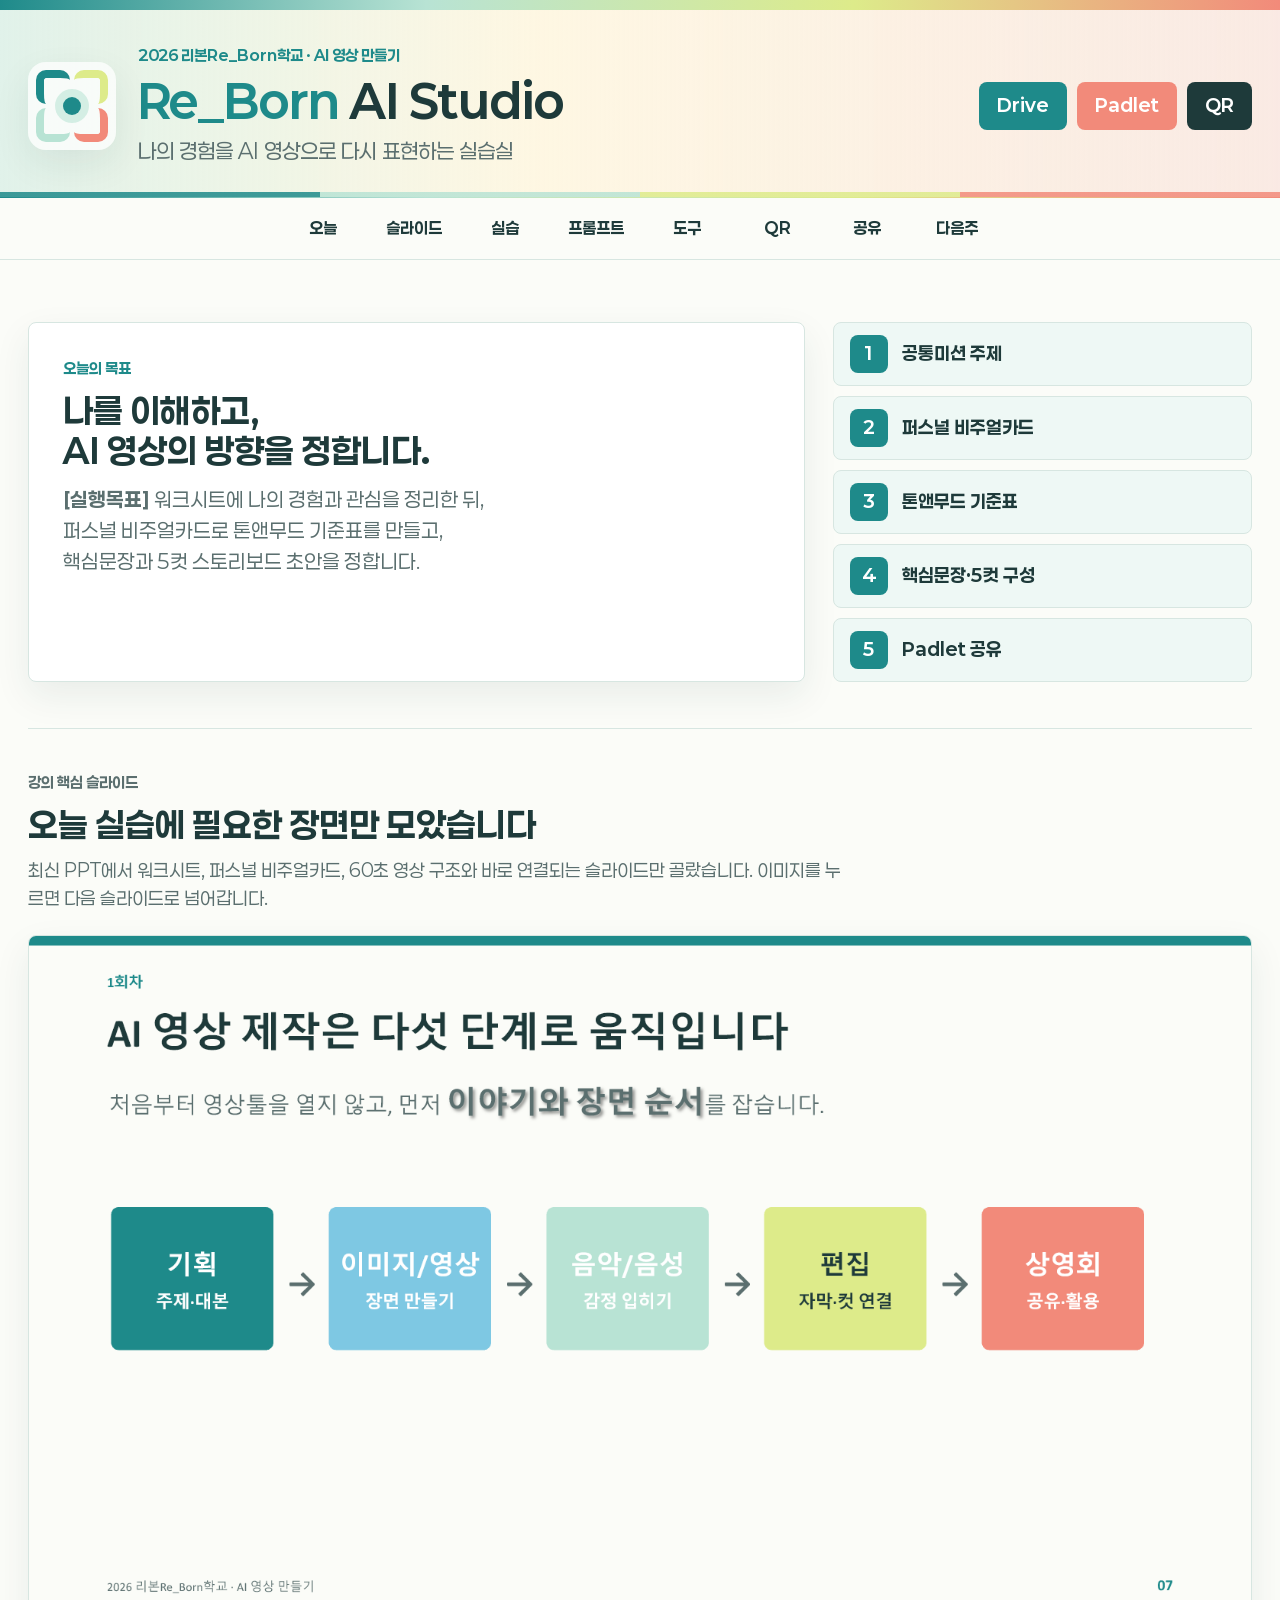
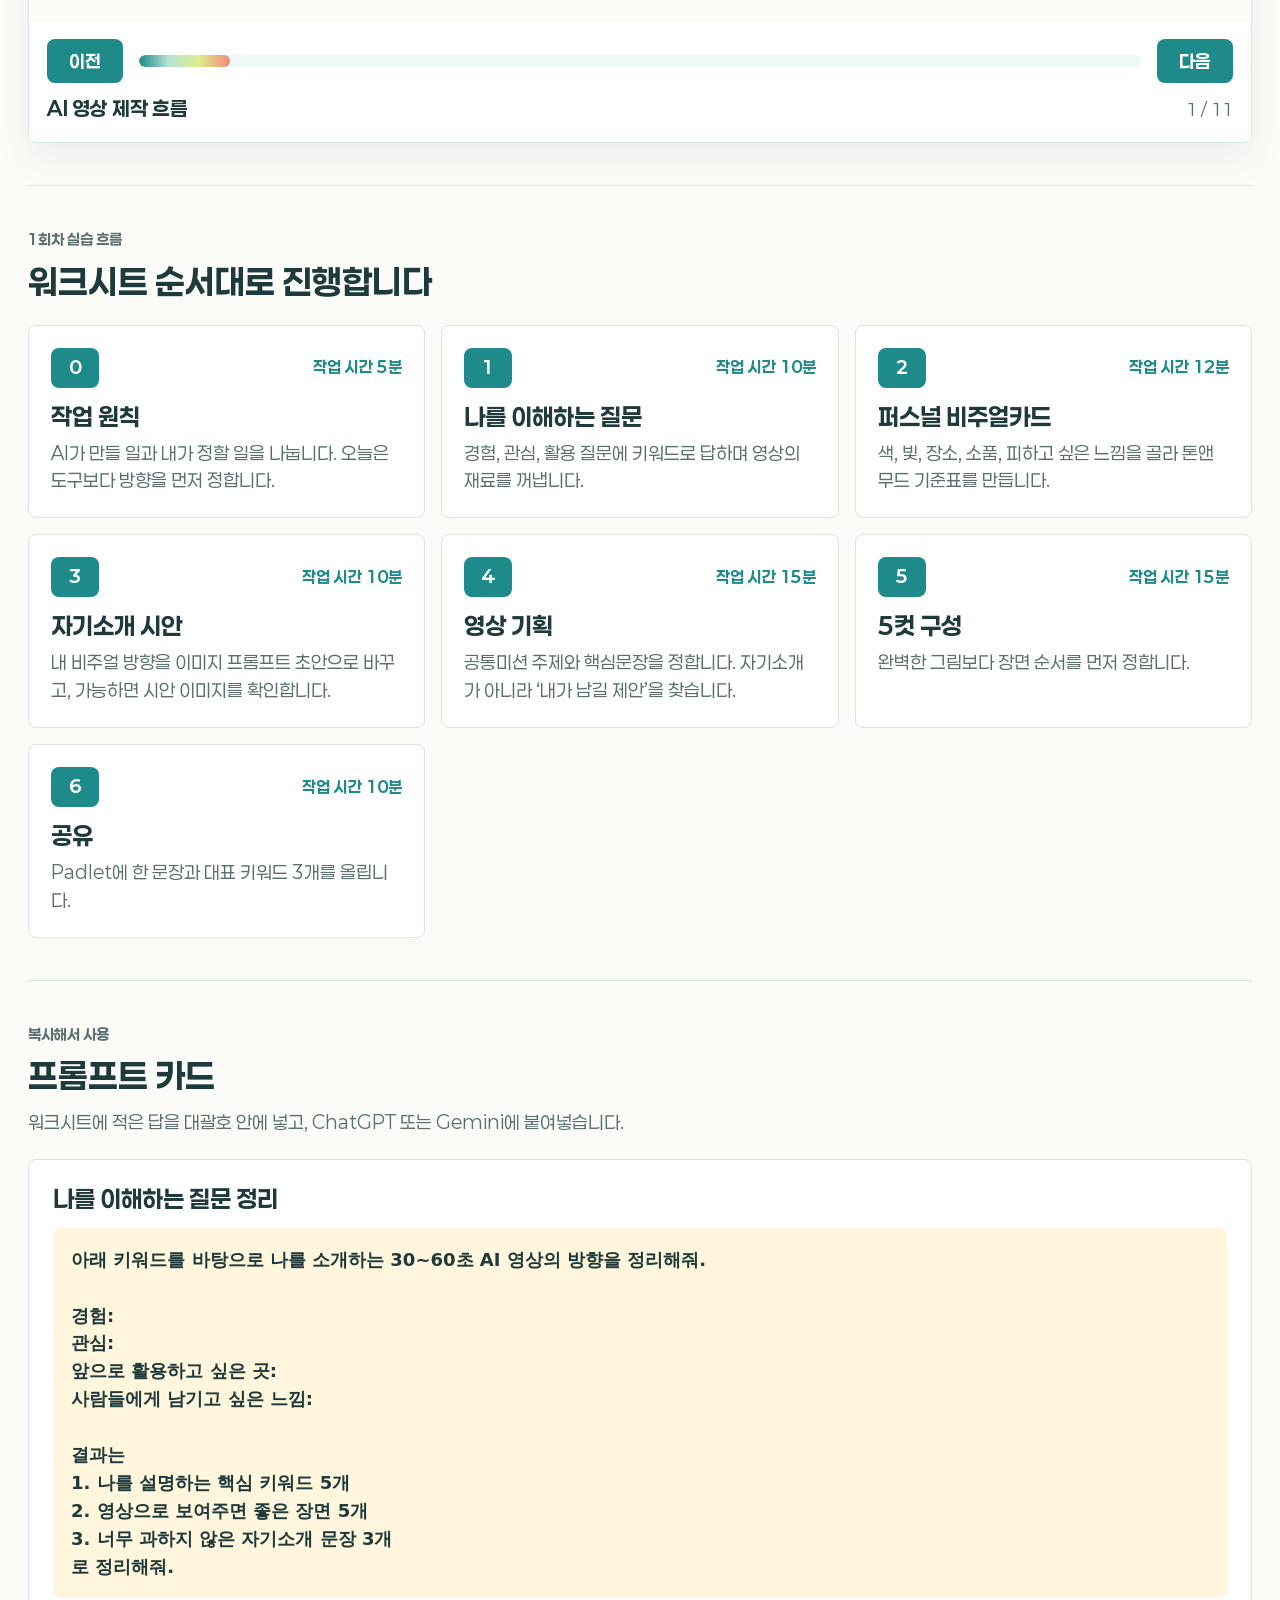
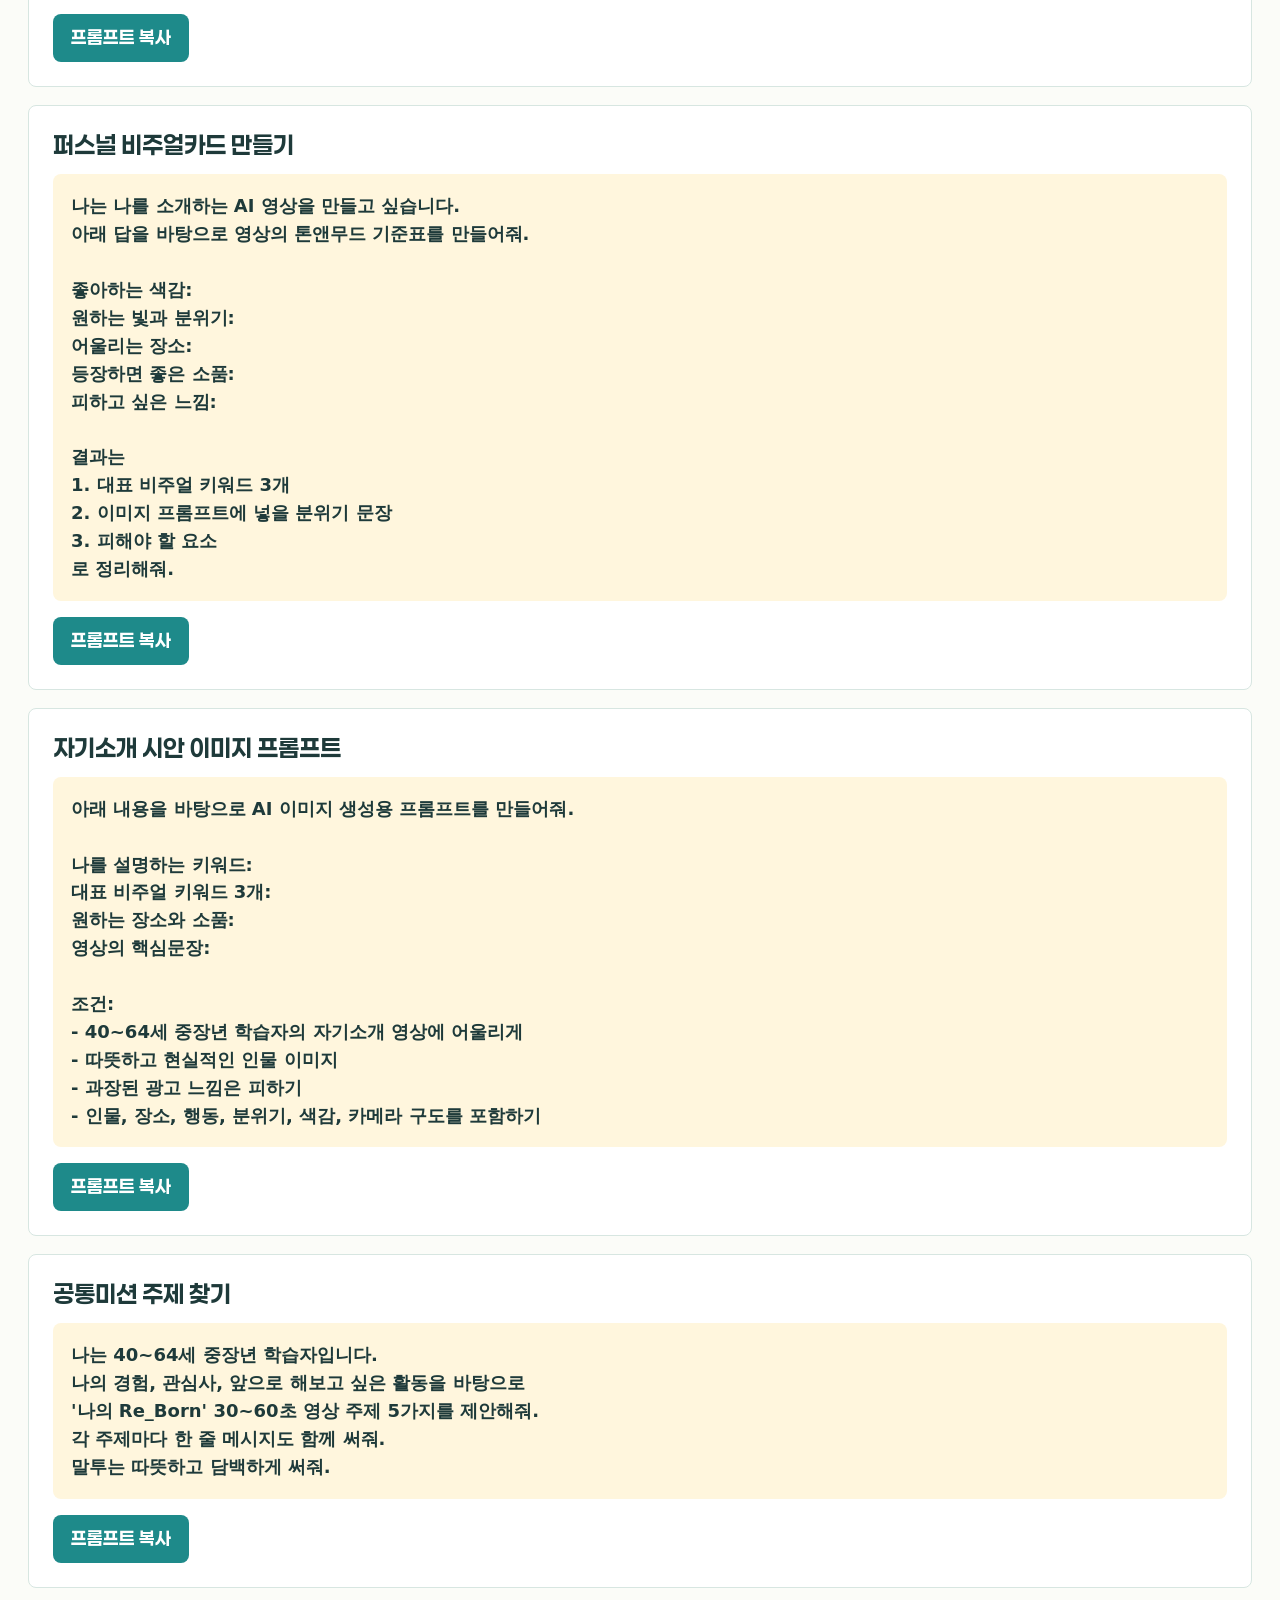
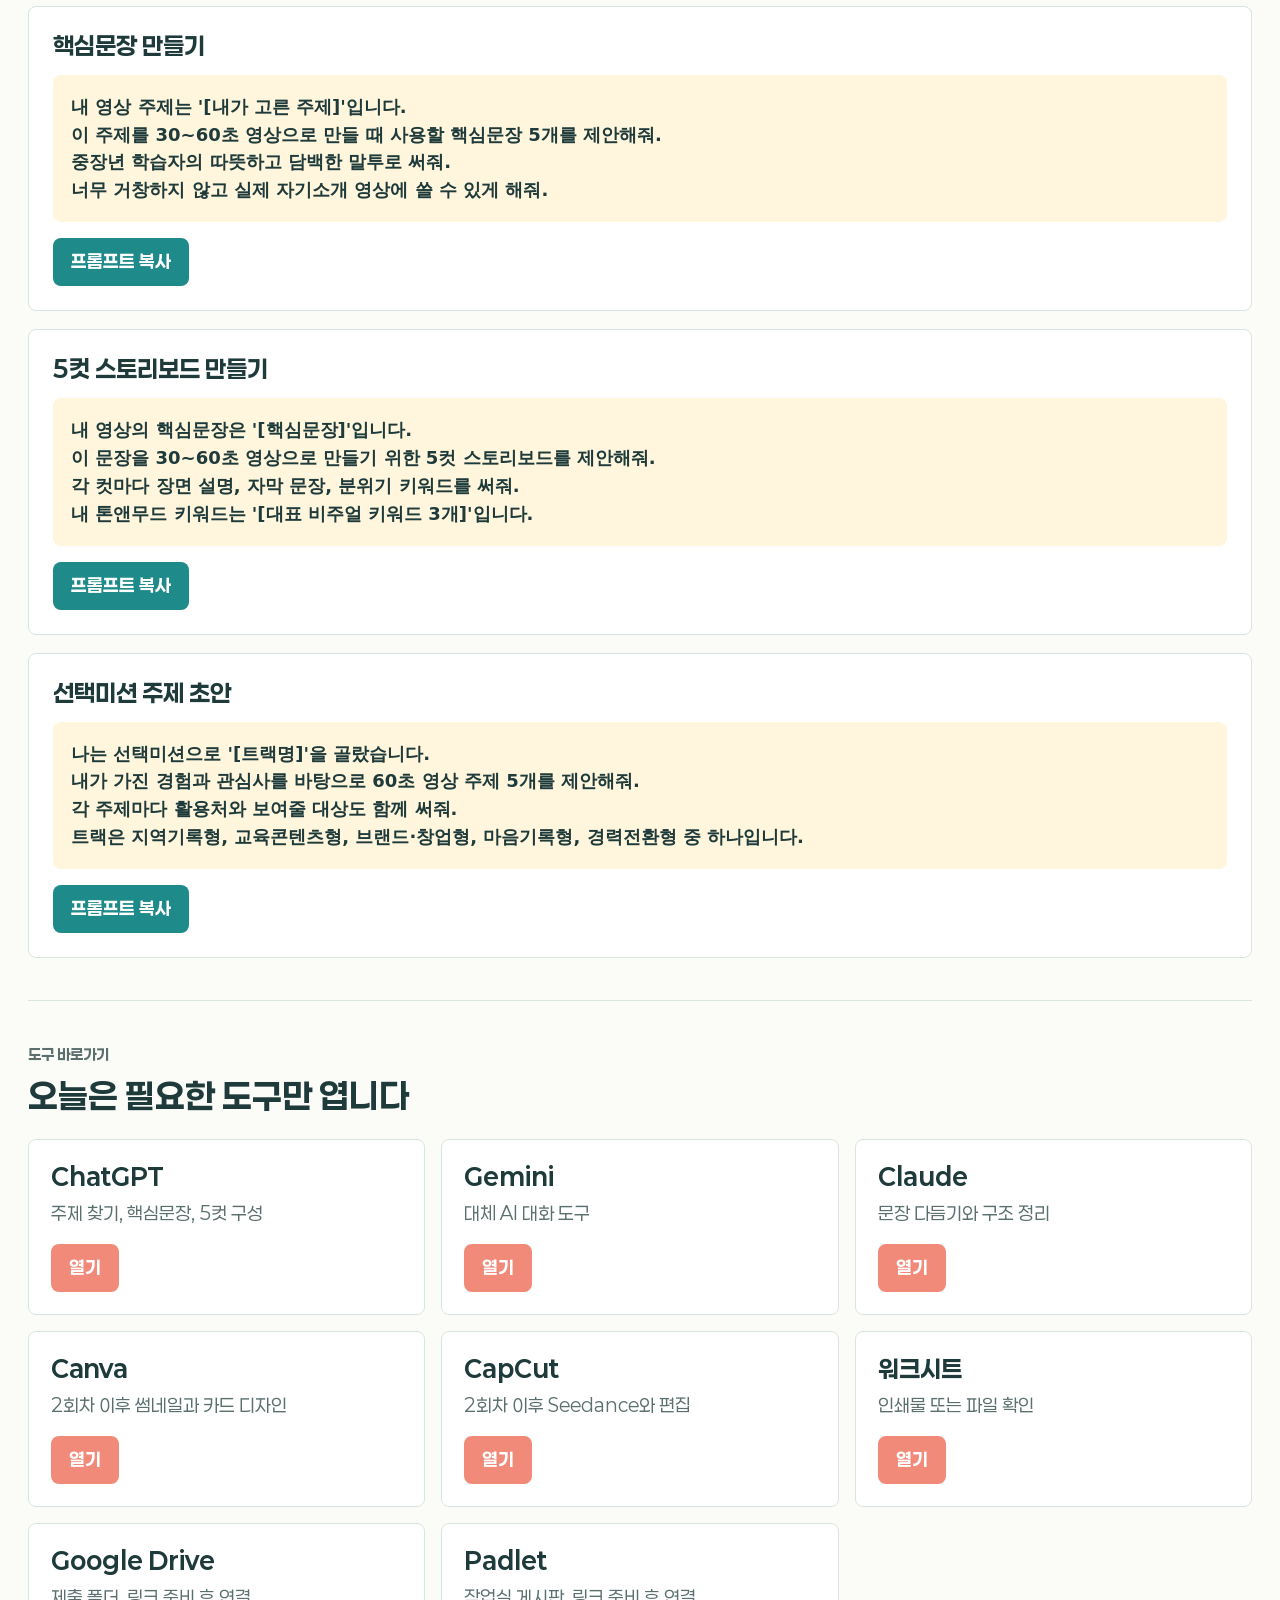
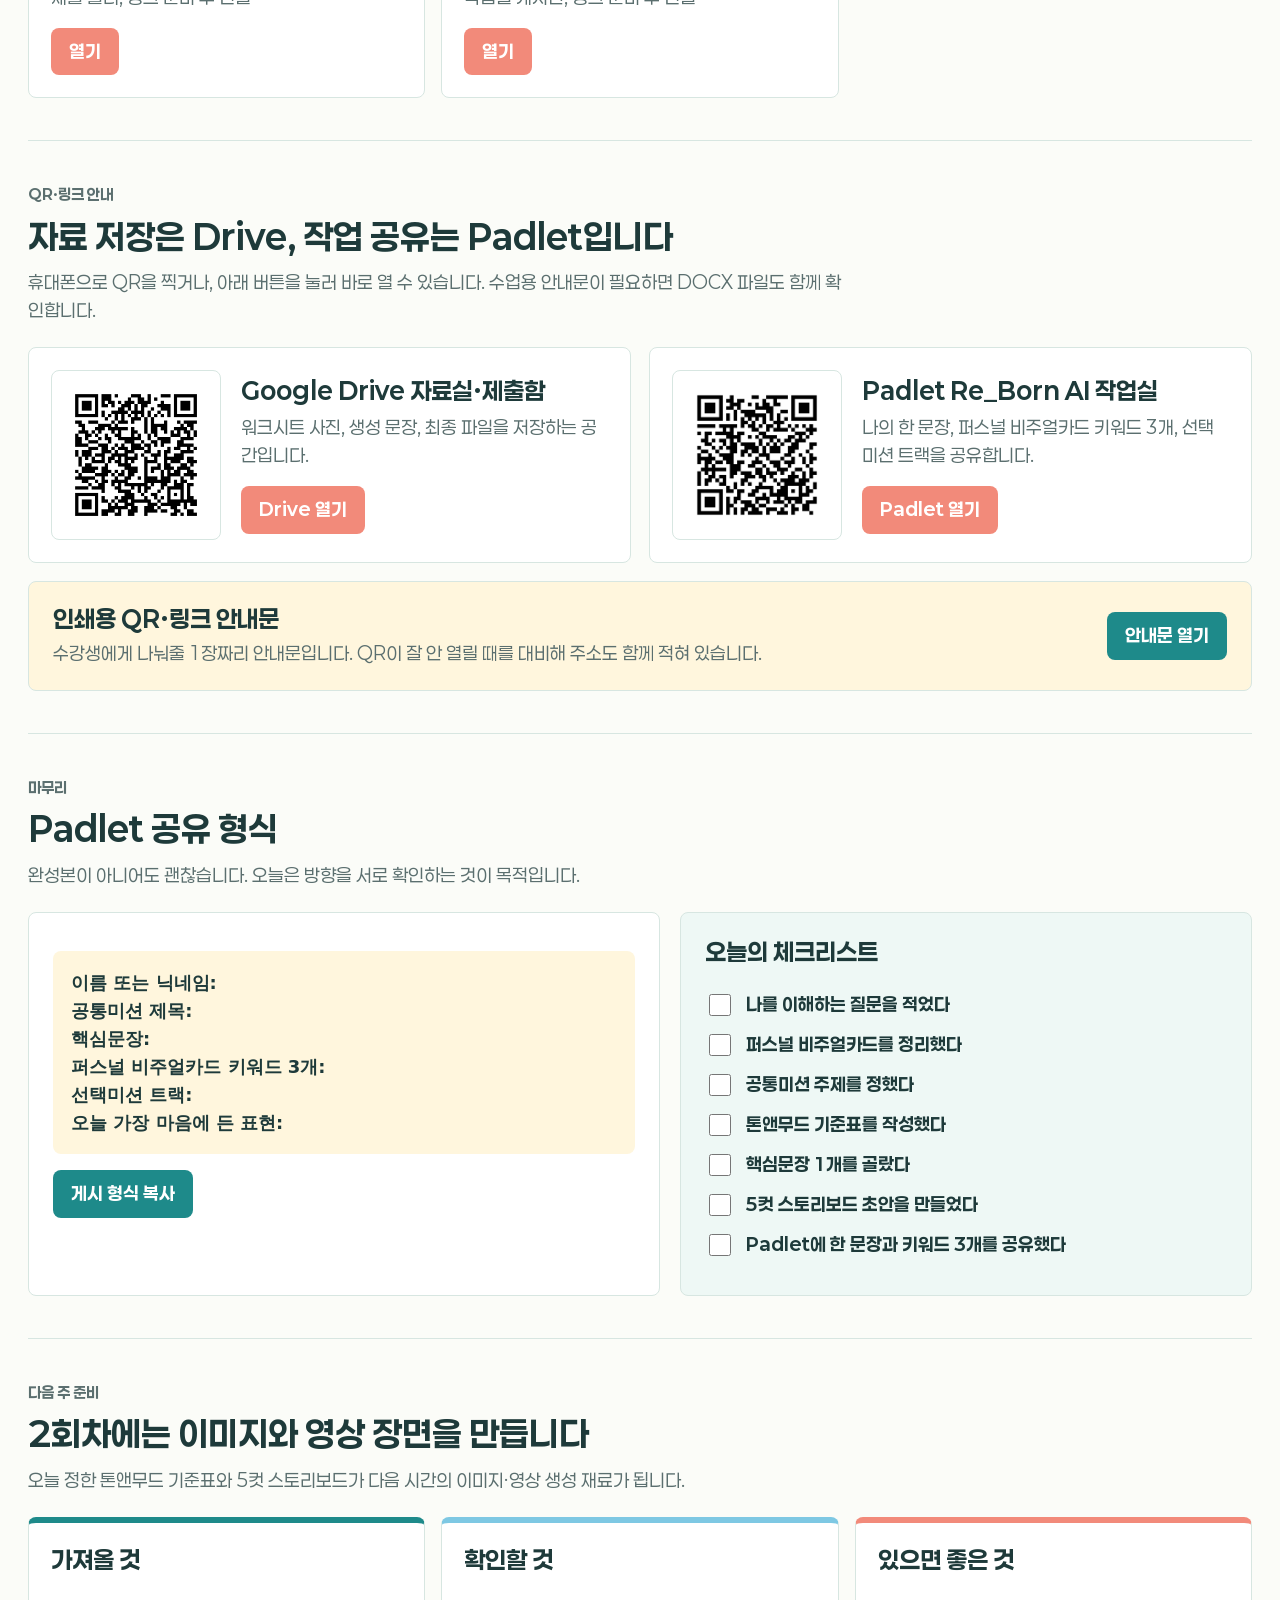
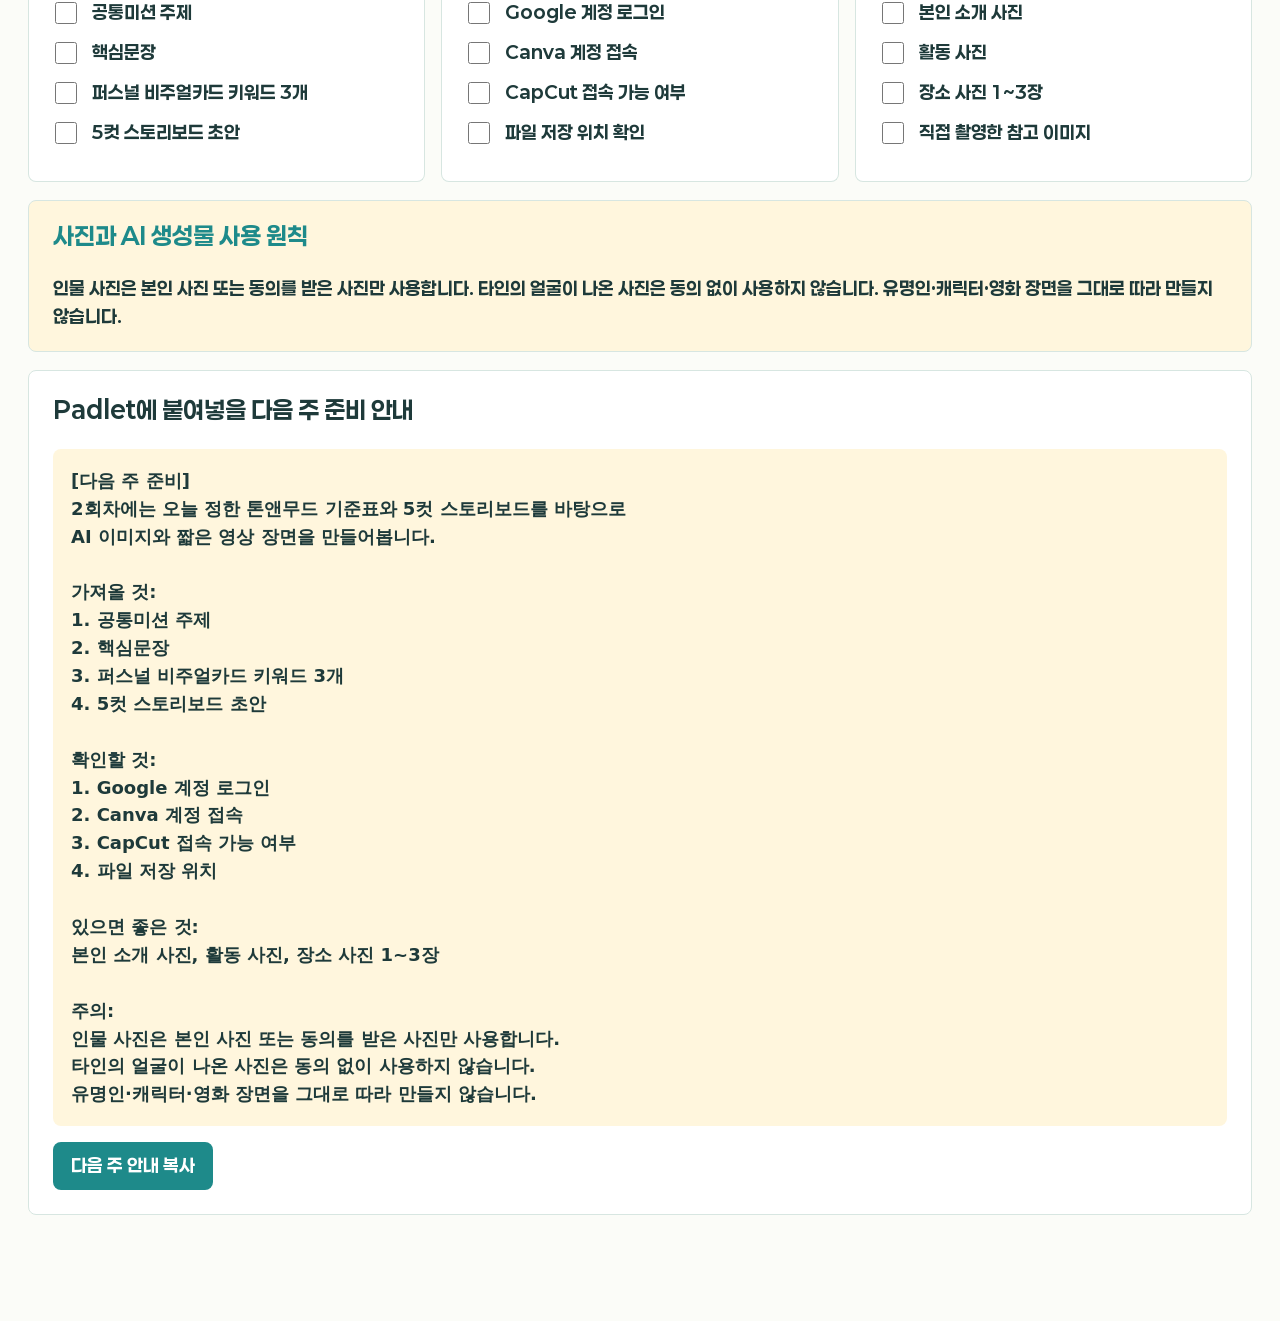
<file: 03_웹앱/index.html>
<!doctype html>
<html lang="ko">
  <head>
    <meta charset="utf-8" />
    <meta name="viewport" content="width=device-width, initial-scale=1" />
    <title>Re_Born AI Studio | 1회차 실습 내비게이터</title>
    <link rel="stylesheet" href="style.css" />
  </head>
  <body>
    <header class="app-header">
      <div class="header-inner">
        <div class="brand-block">
          <div class="brand-mark" aria-hidden="true">
            <span class="mark-corner mark-teal"></span>
            <span class="mark-corner mark-lime"></span>
            <span class="mark-corner mark-coral"></span>
            <span class="mark-corner mark-mint"></span>
            <span class="mark-dot"></span>
          </div>
          <div>
            <p class="eyebrow">2026 리본Re_Born학교 · AI 영상 만들기</p>
            <h1><span>Re_Born</span> AI Studio</h1>
            <p class="lead">나의 경험을 AI 영상으로 다시 표현하는 실습실</p>
          </div>
        </div>
        <div class="header-actions" aria-label="주요 링크">
          <button class="icon-button" type="button" data-link="drive" title="Drive 제출 폴더 열기">Drive</button>
          <button class="icon-button" type="button" data-link="padlet" title="Padlet 작업실 열기">Padlet</button>
          <a class="icon-button header-qr-link" href="#qr-links" title="QR 안내로 이동">QR</a>
        </div>
      </div>
    </header>

    <nav class="top-nav" aria-label="화면 이동">
      <a href="#today">오늘</a>
      <a href="#lecture-slides">슬라이드</a>
      <a href="#steps">실습</a>
      <a href="#prompts">프롬프트</a>
      <a href="#tools">도구</a>
      <a href="#qr-links">QR</a>
      <a href="#share">공유</a>
      <a href="#next-week">다음주</a>
    </nav>

    <main>
      <section id="today" class="hero-section">
        <div class="hero-copy">
          <p class="section-kicker">오늘의 목표</p>
          <h2>나를 이해하고,<br />AI 영상의 방향을 정합니다.</h2>
          <p>
            <strong>[실행목표]</strong> 워크시트에 나의 경험과 관심을 정리한 뒤,<br />
            퍼스널 비주얼카드로 톤앤무드 기준표를 만들고,<br />
            핵심문장과 5컷 스토리보드 초안을 정합니다.
          </p>
        </div>
        <div class="goal-list" aria-label="오늘 남길 결과물">
          <div><strong>1</strong><span>공통미션 주제</span></div>
          <div><strong>2</strong><span>퍼스널 비주얼카드</span></div>
          <div><strong>3</strong><span>톤앤무드 기준표</span></div>
          <div><strong>4</strong><span>핵심문장·5컷 구성</span></div>
          <div><strong>5</strong><span>Padlet 공유</span></div>
        </div>
      </section>

      <section id="lecture-slides" class="section-block">
        <div class="section-heading">
          <p class="section-kicker">강의 핵심 슬라이드</p>
          <h2>오늘 실습에 필요한 장면만 모았습니다</h2>
          <p>최신 PPT에서 워크시트, 퍼스널 비주얼카드, 60초 영상 구조와 바로 연결되는 슬라이드만 골랐습니다. 이미지를 누르면 다음 슬라이드로 넘어갑니다.</p>
        </div>
        <div class="slide-viewer" aria-label="강의 핵심 슬라이드 뷰어">
          <button class="slide-stage" type="button" id="slideStage" aria-label="다음 슬라이드 보기">
            <img id="lectureSlideImage" src="assets/slides/slide-07-flow-latest.png" alt="AI 영상 제작은 다섯 단계로 움직입니다 슬라이드" />
          </button>
          <div class="slide-controls">
            <button class="slide-nav-button" type="button" id="prevSlide">이전</button>
            <div class="slide-progress" aria-hidden="true">
              <span id="slideProgressBar"></span>
            </div>
            <button class="slide-nav-button" type="button" id="nextSlide">다음</button>
          </div>
          <div class="slide-meta">
            <strong id="slideCaption">AI 영상 제작 흐름</strong>
            <span id="slideCounter">1 / 11</span>
          </div>
        </div>
      </section>

      <section id="steps" class="section-block">
        <div class="section-heading">
          <p class="section-kicker">1회차 실습 흐름</p>
          <h2>워크시트 순서대로 진행합니다</h2>
        </div>
        <div class="step-grid" id="stepGrid"></div>
      </section>

      <section id="prompts" class="section-block">
        <div class="section-heading">
          <p class="section-kicker">복사해서 사용</p>
          <h2>프롬프트 카드</h2>
          <p>워크시트에 적은 답을 대괄호 안에 넣고, ChatGPT 또는 Gemini에 붙여넣습니다.</p>
        </div>
        <div class="prompt-list" id="promptList"></div>
      </section>

      <section id="tools" class="section-block">
        <div class="section-heading">
          <p class="section-kicker">도구 바로가기</p>
          <h2>오늘은 필요한 도구만 엽니다</h2>
        </div>
        <div class="tool-grid" id="toolGrid"></div>
      </section>

      <section id="qr-links" class="section-block">
        <div class="section-heading">
          <p class="section-kicker">QR·링크 안내</p>
          <h2>자료 저장은 Drive, 작업 공유는 Padlet입니다</h2>
          <p>휴대폰으로 QR을 찍거나, 아래 버튼을 눌러 바로 열 수 있습니다. 수업용 안내문이 필요하면 DOCX 파일도 함께 확인합니다.</p>
        </div>
        <div class="qr-grid">
          <article class="qr-card">
            <img src="assets/qr/google_drive_qr.png" alt="Google Drive 자료실과 제출함 QR 코드" />
            <div>
              <h3>Google Drive 자료실·제출함</h3>
              <p>워크시트 사진, 생성 문장, 최종 파일을 저장하는 공간입니다.</p>
              <button class="tool-button" type="button" data-link="drive">Drive 열기</button>
            </div>
          </article>
          <article class="qr-card">
            <img src="assets/qr/padlet_qr.png" alt="Padlet Re_Born AI 작업실 QR 코드" />
            <div>
              <h3>Padlet Re_Born AI 작업실</h3>
              <p>나의 한 문장, 퍼스널 비주얼카드 키워드 3개, 선택미션 트랙을 공유합니다.</p>
              <button class="tool-button" type="button" data-link="padlet">Padlet 열기</button>
            </div>
          </article>
        </div>
        <div class="link-guide-panel">
          <div>
            <h3>인쇄용 QR·링크 안내문</h3>
            <p>수강생에게 나눠줄 1장짜리 안내문입니다. QR이 잘 안 열릴 때를 대비해 주소도 함께 적혀 있습니다.</p>
          </div>
          <button class="primary-button" type="button" data-link="linkGuide">안내문 열기</button>
        </div>
      </section>

      <section id="share" class="section-block share-section">
        <div class="section-heading">
          <p class="section-kicker">마무리</p>
          <h2>Padlet 공유 형식</h2>
          <p>완성본이 아니어도 괜찮습니다. 오늘은 방향을 서로 확인하는 것이 목적입니다.</p>
        </div>
        <div class="share-layout">
          <div class="share-template">
            <pre id="shareTemplate">이름 또는 닉네임:
공통미션 제목:
핵심문장:
퍼스널 비주얼카드 키워드 3개:
선택미션 트랙:
오늘 가장 마음에 든 표현:</pre>
            <button type="button" class="primary-button" data-copy-target="shareTemplate">게시 형식 복사</button>
          </div>
          <div class="check-panel">
            <h3>오늘의 체크리스트</h3>
            <label><input type="checkbox" /> 나를 이해하는 질문을 적었다</label>
            <label><input type="checkbox" /> 퍼스널 비주얼카드를 정리했다</label>
            <label><input type="checkbox" /> 공통미션 주제를 정했다</label>
            <label><input type="checkbox" /> 톤앤무드 기준표를 작성했다</label>
            <label><input type="checkbox" /> 핵심문장 1개를 골랐다</label>
            <label><input type="checkbox" /> 5컷 스토리보드 초안을 만들었다</label>
            <label><input type="checkbox" /> Padlet에 한 문장과 키워드 3개를 공유했다</label>
          </div>
        </div>
      </section>

      <section id="next-week" class="section-block">
        <div class="section-heading">
          <p class="section-kicker">다음 주 준비</p>
          <h2>2회차에는 이미지와 영상 장면을 만듭니다</h2>
          <p>오늘 정한 톤앤무드 기준표와 5컷 스토리보드가 다음 시간의 이미지·영상 생성 재료가 됩니다.</p>
        </div>
        <div class="next-week-grid">
          <article class="next-week-card">
            <h3>가져올 것</h3>
            <label><input type="checkbox" /> 공통미션 주제</label>
            <label><input type="checkbox" /> 핵심문장</label>
            <label><input type="checkbox" /> 퍼스널 비주얼카드 키워드 3개</label>
            <label><input type="checkbox" /> 5컷 스토리보드 초안</label>
          </article>
          <article class="next-week-card">
            <h3>확인할 것</h3>
            <label><input type="checkbox" /> Google 계정 로그인</label>
            <label><input type="checkbox" /> Canva 계정 접속</label>
            <label><input type="checkbox" /> CapCut 접속 가능 여부</label>
            <label><input type="checkbox" /> 파일 저장 위치 확인</label>
          </article>
          <article class="next-week-card">
            <h3>있으면 좋은 것</h3>
            <label><input type="checkbox" /> 본인 소개 사진</label>
            <label><input type="checkbox" /> 활동 사진</label>
            <label><input type="checkbox" /> 장소 사진 1~3장</label>
            <label><input type="checkbox" /> 직접 촬영한 참고 이미지</label>
          </article>
        </div>
        <div class="next-week-note">
          <h3>사진과 AI 생성물 사용 원칙</h3>
          <p>인물 사진은 본인 사진 또는 동의를 받은 사진만 사용합니다. 타인의 얼굴이 나온 사진은 동의 없이 사용하지 않습니다. 유명인·캐릭터·영화 장면을 그대로 따라 만들지 않습니다.</p>
        </div>
        <div class="share-template padlet-next-template">
          <h3>Padlet에 붙여넣을 다음 주 준비 안내</h3>
          <pre id="nextWeekTemplate">[다음 주 준비]
2회차에는 오늘 정한 톤앤무드 기준표와 5컷 스토리보드를 바탕으로
AI 이미지와 짧은 영상 장면을 만들어봅니다.

가져올 것:
1. 공통미션 주제
2. 핵심문장
3. 퍼스널 비주얼카드 키워드 3개
4. 5컷 스토리보드 초안

확인할 것:
1. Google 계정 로그인
2. Canva 계정 접속
3. CapCut 접속 가능 여부
4. 파일 저장 위치

있으면 좋은 것:
본인 소개 사진, 활동 사진, 장소 사진 1~3장

주의:
인물 사진은 본인 사진 또는 동의를 받은 사진만 사용합니다.
타인의 얼굴이 나온 사진은 동의 없이 사용하지 않습니다.
유명인·캐릭터·영화 장면을 그대로 따라 만들지 않습니다.</pre>
          <button type="button" class="primary-button" data-copy-target="nextWeekTemplate">다음 주 안내 복사</button>
        </div>
      </section>
    </main>

    <div class="toast" id="toast" role="status" aria-live="polite"></div>
    <script src="script.js"></script>
  </body>
</html>
</file>
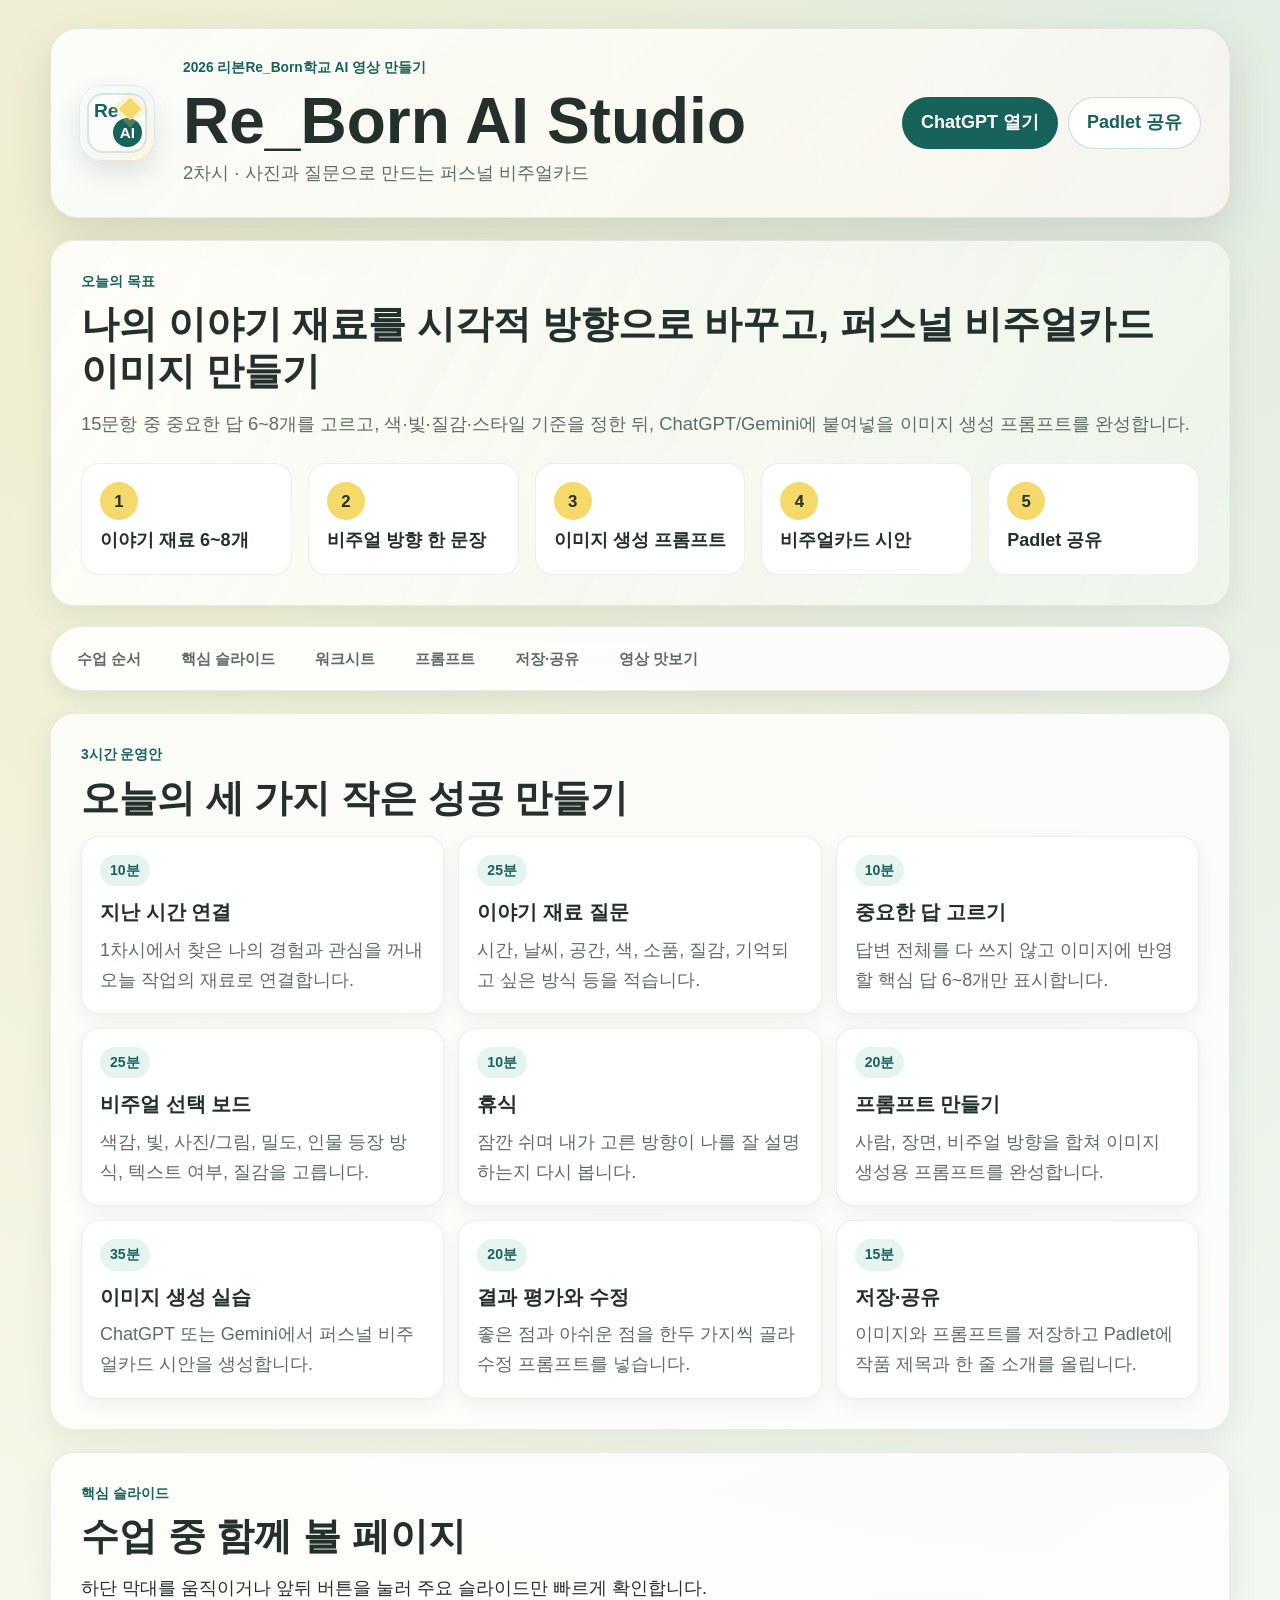
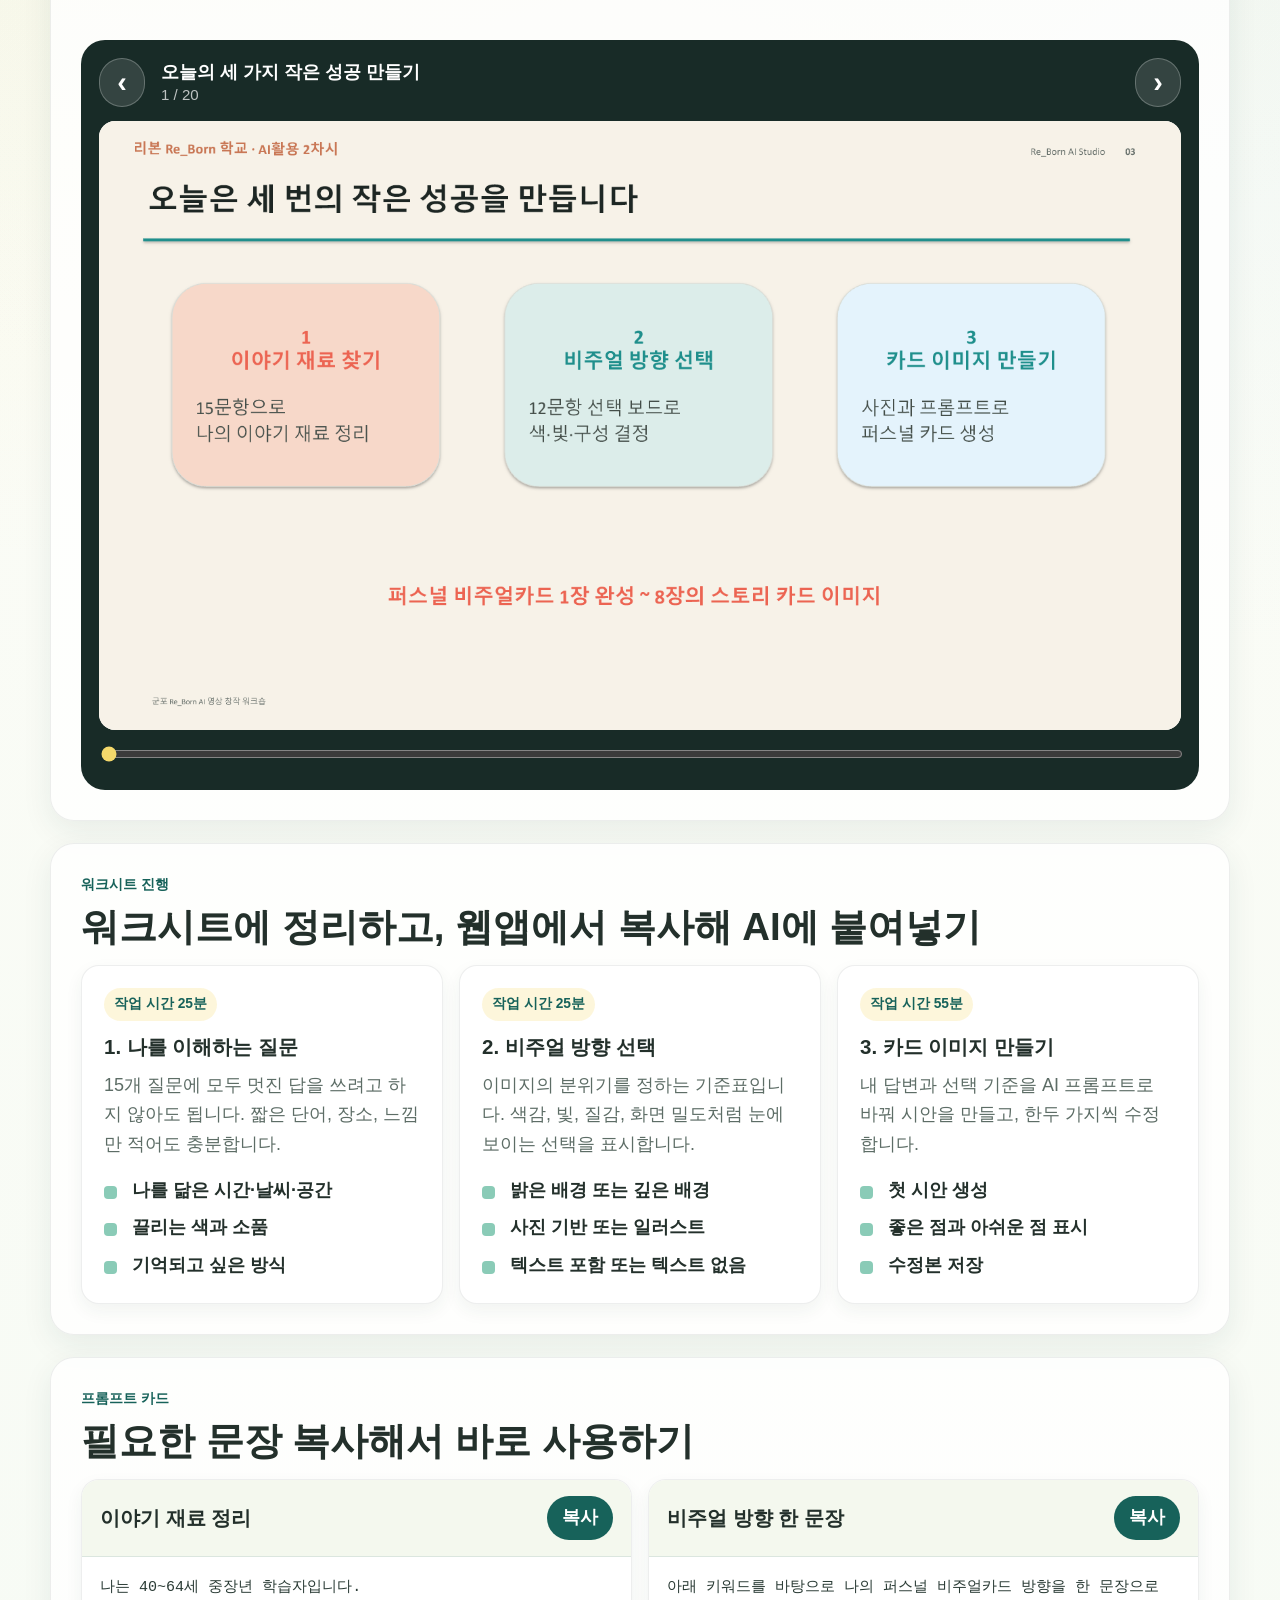
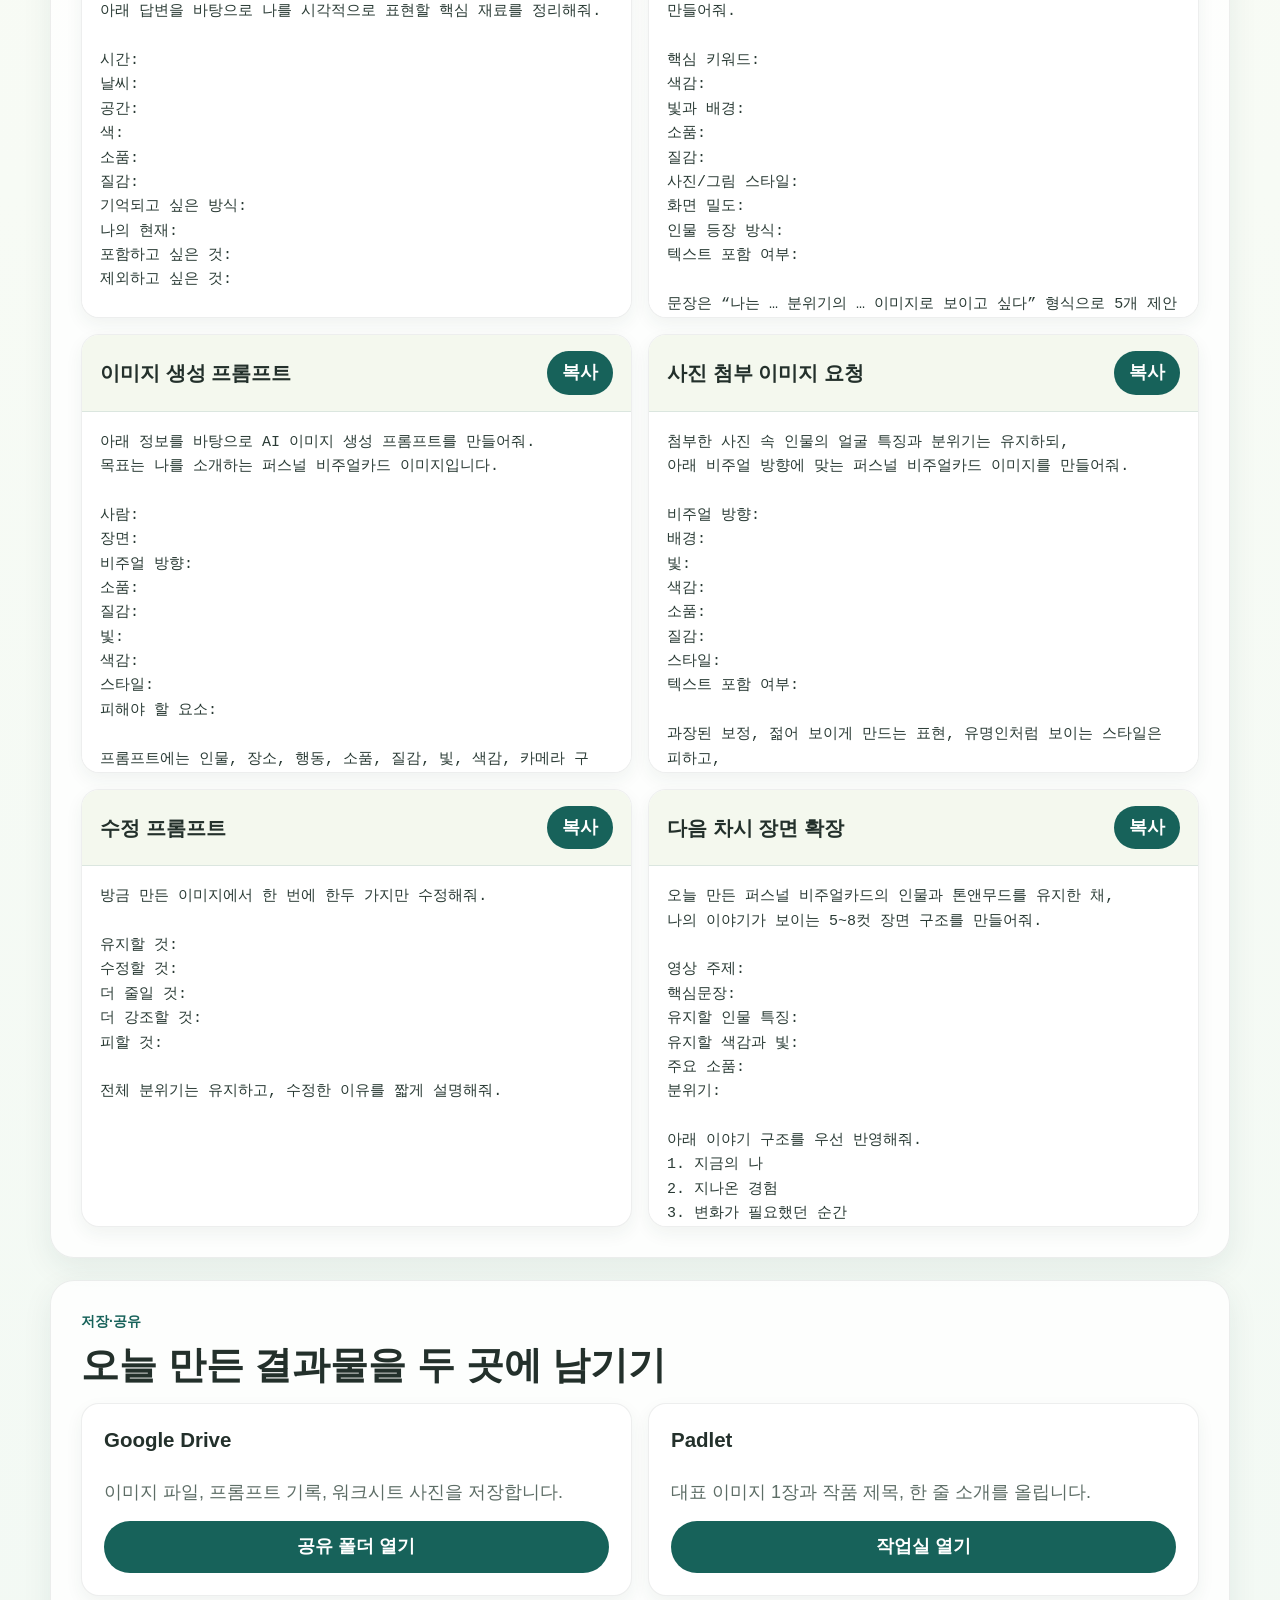
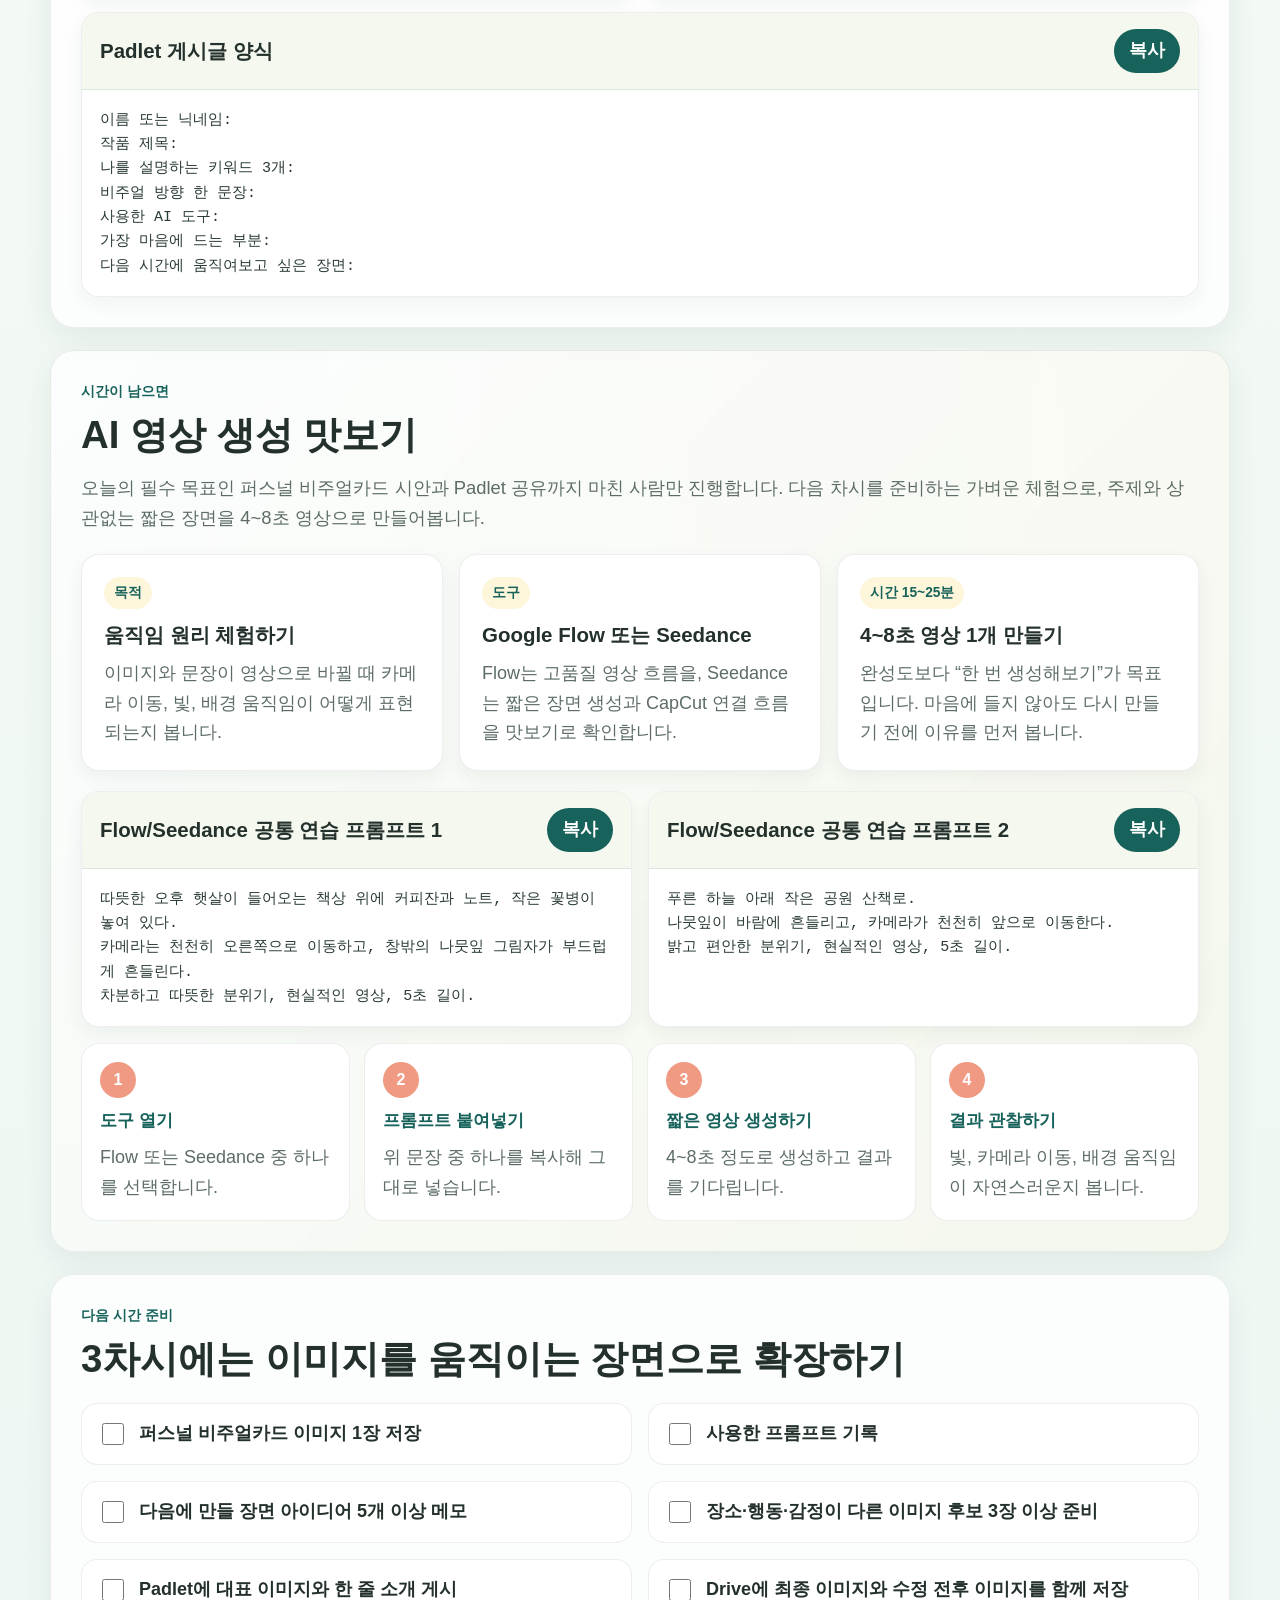
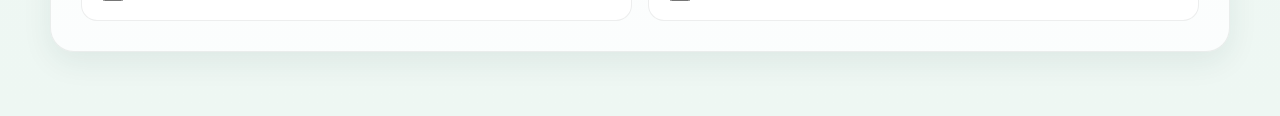
<file: 2차시/index.html>
<!doctype html>
<html lang="ko">
  <head>
    <meta charset="utf-8" />
    <meta name="viewport" content="width=device-width, initial-scale=1" />
    <title>Re_Born AI Studio | 2차시 퍼스널 비주얼카드</title>
    <link rel="stylesheet" href="./style.css" />
  </head>
  <body>
    <header class="site-header">
      <div class="brand-mark" aria-hidden="true">
        <span class="mark-r">Re</span>
        <span class="mark-ai">AI</span>
        <span class="mark-spark"></span>
      </div>
      <div class="hero-copy">
        <p class="eyebrow">2026 리본Re_Born학교 AI 영상 만들기</p>
        <h1>Re_Born AI Studio</h1>
        <p class="subtitle">2차시 · 사진과 질문으로 만드는 퍼스널 비주얼카드</p>
      </div>
      <div class="hero-actions">
        <a class="button primary" href="https://chatgpt.com/" target="_blank" rel="noreferrer">ChatGPT 열기</a>
        <a class="button" href="https://padlet.com/jsslee751/re-born-ai-69zp2rx6zl3tyjym" target="_blank" rel="noreferrer">Padlet 공유</a>
      </div>
    </header>

    <main>
      <section class="section goal-section" id="goal">
        <div class="section-label">오늘의 목표</div>
        <h2>나의 이야기 재료를 시각적 방향으로 바꾸고, 퍼스널 비주얼카드 이미지 만들기</h2>
        <p class="lead">
          15문항 중 중요한 답 6~8개를 고르고, 색·빛·질감·스타일 기준을 정한 뒤,
          ChatGPT/Gemini에 붙여넣을 이미지 생성 프롬프트를 완성합니다.
        </p>
        <div class="outcomes">
          <div><strong>1</strong><span>이야기 재료 6~8개</span></div>
          <div><strong>2</strong><span>비주얼 방향 한 문장</span></div>
          <div><strong>3</strong><span>이미지 생성 프롬프트</span></div>
          <div><strong>4</strong><span>비주얼카드 시안</span></div>
          <div><strong>5</strong><span>Padlet 공유</span></div>
        </div>
      </section>

      <nav class="quick-nav" aria-label="수업 바로가기">
        <a href="#flow">수업 순서</a>
        <a href="#slides">핵심 슬라이드</a>
        <a href="#worksheet">워크시트</a>
        <a href="#prompts">프롬프트</a>
        <a href="#share">저장·공유</a>
        <a href="#bonus">영상 맛보기</a>
      </nav>

      <section class="section" id="flow">
        <div class="section-label">3시간 운영안</div>
        <h2>오늘의 세 가지 작은 성공 만들기</h2>
        <div class="timeline">
          <article>
            <time>10분</time>
            <h3>지난 시간 연결</h3>
            <p>1차시에서 찾은 나의 경험과 관심을 꺼내 오늘 작업의 재료로 연결합니다.</p>
          </article>
          <article>
            <time>25분</time>
            <h3>이야기 재료 질문</h3>
            <p>시간, 날씨, 공간, 색, 소품, 질감, 기억되고 싶은 방식 등을 적습니다.</p>
          </article>
          <article>
            <time>10분</time>
            <h3>중요한 답 고르기</h3>
            <p>답변 전체를 다 쓰지 않고 이미지에 반영할 핵심 답 6~8개만 표시합니다.</p>
          </article>
          <article>
            <time>25분</time>
            <h3>비주얼 선택 보드</h3>
            <p>색감, 빛, 사진/그림, 밀도, 인물 등장 방식, 텍스트 여부, 질감을 고릅니다.</p>
          </article>
          <article>
            <time>10분</time>
            <h3>휴식</h3>
            <p>잠깐 쉬며 내가 고른 방향이 나를 잘 설명하는지 다시 봅니다.</p>
          </article>
          <article>
            <time>20분</time>
            <h3>프롬프트 만들기</h3>
            <p>사람, 장면, 비주얼 방향을 합쳐 이미지 생성용 프롬프트를 완성합니다.</p>
          </article>
          <article>
            <time>35분</time>
            <h3>이미지 생성 실습</h3>
            <p>ChatGPT 또는 Gemini에서 퍼스널 비주얼카드 시안을 생성합니다.</p>
          </article>
          <article>
            <time>20분</time>
            <h3>결과 평가와 수정</h3>
            <p>좋은 점과 아쉬운 점을 한두 가지씩 골라 수정 프롬프트를 넣습니다.</p>
          </article>
          <article>
            <time>15분</time>
            <h3>저장·공유</h3>
            <p>이미지와 프롬프트를 저장하고 Padlet에 작품 제목과 한 줄 소개를 올립니다.</p>
          </article>
        </div>
      </section>

      <section class="section slide-section" id="slides">
        <div class="section-label">핵심 슬라이드</div>
        <div class="section-heading">
          <div>
            <h2>수업 중 함께 볼 페이지</h2>
            <p>하단 막대를 움직이거나 앞뒤 버튼을 눌러 주요 슬라이드만 빠르게 확인합니다.</p>
          </div>
        </div>
        <div class="slide-viewer" aria-live="polite">
          <div class="slide-meta">
            <button class="icon-button" id="prevSlide" type="button" aria-label="이전 슬라이드">‹</button>
            <div>
              <strong id="slideTitle">오늘의 세 가지 작은 성공 만들기</strong>
              <span id="slideCount">1 / 20</span>
            </div>
            <button class="icon-button" id="nextSlide" type="button" aria-label="다음 슬라이드">›</button>
          </div>
          <img id="slideImage" src="./assets/slides/slide-3.png" alt="2차시 핵심 슬라이드" />
          <input id="slideRange" type="range" min="0" max="19" value="0" aria-label="슬라이드 이동 막대" />
        </div>
      </section>

      <section class="section" id="worksheet">
        <div class="section-label">워크시트 진행</div>
        <h2>워크시트에 정리하고, 웹앱에서 복사해 AI에 붙여넣기</h2>
        <div class="cards three">
          <article class="card">
            <span class="tag">작업 시간 25분</span>
            <h3>1. 나를 이해하는 질문</h3>
            <p>15개 질문에 모두 멋진 답을 쓰려고 하지 않아도 됩니다. 짧은 단어, 장소, 느낌만 적어도 충분합니다.</p>
            <ul class="check-list">
              <li>나를 닮은 시간·날씨·공간</li>
              <li>끌리는 색과 소품</li>
              <li>기억되고 싶은 방식</li>
            </ul>
          </article>
          <article class="card">
            <span class="tag">작업 시간 25분</span>
            <h3>2. 비주얼 방향 선택</h3>
            <p>이미지의 분위기를 정하는 기준표입니다. 색감, 빛, 질감, 화면 밀도처럼 눈에 보이는 선택을 표시합니다.</p>
            <ul class="check-list">
              <li>밝은 배경 또는 깊은 배경</li>
              <li>사진 기반 또는 일러스트</li>
              <li>텍스트 포함 또는 텍스트 없음</li>
            </ul>
          </article>
          <article class="card">
            <span class="tag">작업 시간 55분</span>
            <h3>3. 카드 이미지 만들기</h3>
            <p>내 답변과 선택 기준을 AI 프롬프트로 바꿔 시안을 만들고, 한두 가지씩 수정합니다.</p>
            <ul class="check-list">
              <li>첫 시안 생성</li>
              <li>좋은 점과 아쉬운 점 표시</li>
              <li>수정본 저장</li>
            </ul>
          </article>
        </div>
      </section>

      <section class="section" id="prompts">
        <div class="section-label">프롬프트 카드</div>
        <h2>필요한 문장 복사해서 바로 사용하기</h2>
        <div class="prompt-grid">
          <article class="prompt-card">
            <div class="prompt-head">
              <h3>이야기 재료 정리</h3>
              <button type="button" data-copy="prompt-story">복사</button>
            </div>
            <pre id="prompt-story">나는 40~64세 중장년 학습자입니다.
아래 답변을 바탕으로 나를 시각적으로 표현할 핵심 재료를 정리해줘.

시간:
날씨:
공간:
색:
소품:
질감:
기억되고 싶은 방식:
나의 현재:
포함하고 싶은 것:
제외하고 싶은 것:

결과는
1. 중요한 답 6~8개
2. 나를 설명하는 키워드 5개
3. 이미지에 꼭 들어가면 좋은 요소 3개
4. 피해야 할 요소 3개
로 정리해줘.</pre>
          </article>

          <article class="prompt-card">
            <div class="prompt-head">
              <h3>비주얼 방향 한 문장</h3>
              <button type="button" data-copy="prompt-direction">복사</button>
            </div>
            <pre id="prompt-direction">아래 키워드를 바탕으로 나의 퍼스널 비주얼카드 방향을 한 문장으로 만들어줘.

핵심 키워드:
색감:
빛과 배경:
소품:
질감:
사진/그림 스타일:
화면 밀도:
인물 등장 방식:
텍스트 포함 여부:

문장은 “나는 … 분위기의 … 이미지로 보이고 싶다” 형식으로 5개 제안해줘.</pre>
          </article>

          <article class="prompt-card">
            <div class="prompt-head">
              <h3>이미지 생성 프롬프트</h3>
              <button type="button" data-copy="prompt-image">복사</button>
            </div>
            <pre id="prompt-image">아래 정보를 바탕으로 AI 이미지 생성 프롬프트를 만들어줘.
목표는 나를 소개하는 퍼스널 비주얼카드 이미지입니다.

사람:
장면:
비주얼 방향:
소품:
질감:
빛:
색감:
스타일:
피해야 할 요소:

프롬프트에는 인물, 장소, 행동, 소품, 질감, 빛, 색감, 카메라 구도, 스타일, 제외 요소를 포함해줘.
결과는
1. 한국어 프롬프트
2. 영어 프롬프트
3. 수정 요청 문장 3개
로 정리해줘.</pre>
          </article>

          <article class="prompt-card">
            <div class="prompt-head">
              <h3>사진 첨부 이미지 요청</h3>
              <button type="button" data-copy="prompt-photo">복사</button>
            </div>
            <pre id="prompt-photo">첨부한 사진 속 인물의 얼굴 특징과 분위기는 유지하되,
아래 비주얼 방향에 맞는 퍼스널 비주얼카드 이미지를 만들어줘.

비주얼 방향:
배경:
빛:
색감:
소품:
질감:
스타일:
텍스트 포함 여부:

과장된 보정, 젊어 보이게 만드는 표현, 유명인처럼 보이는 스타일은 피하고,
자연스럽고 신뢰감 있는 인상으로 만들어줘.</pre>
          </article>

          <article class="prompt-card">
            <div class="prompt-head">
              <h3>수정 프롬프트</h3>
              <button type="button" data-copy="prompt-revise">복사</button>
            </div>
            <pre id="prompt-revise">방금 만든 이미지에서 한 번에 한두 가지만 수정해줘.

유지할 것:
수정할 것:
더 줄일 것:
더 강조할 것:
피할 것:

전체 분위기는 유지하고, 수정한 이유를 짧게 설명해줘.</pre>
          </article>

          <article class="prompt-card">
            <div class="prompt-head">
              <h3>다음 차시 장면 확장</h3>
              <button type="button" data-copy="prompt-scene">복사</button>
            </div>
            <pre id="prompt-scene">오늘 만든 퍼스널 비주얼카드의 인물과 톤앤무드를 유지한 채,
나의 이야기가 보이는 5~8컷 장면 구조를 만들어줘.

영상 주제:
핵심문장:
유지할 인물 특징:
유지할 색감과 빛:
주요 소품:
분위기:

아래 이야기 구조를 우선 반영해줘.
1. 지금의 나
2. 지나온 경험
3. 변화가 필요했던 순간
4. 새롭게 배우는 나
5. 앞으로의 나
6. 실제 하고 싶은 활동
7. 사람들과 연결되는 장면
8. 나를 상징하는 마지막 장면

각 장면은 장소·행동·감정이 분명하게 보이도록 써줘.
기본은 5컷으로 만들고, 시간이 되면 6~8컷까지 확장할 수 있게 표시해줘.

결과는
1. 장면 번호
2. 이야기 구조 키워드
3. 장면 설명
4. 장소·행동·감정
5. 카메라 구도
6. 이미지 생성 프롬프트
형식으로 정리해줘.</pre>
          </article>
        </div>
      </section>

      <section class="section link-section" id="share">
        <div class="section-label">저장·공유</div>
        <h2>오늘 만든 결과물을 두 곳에 남기기</h2>
        <div class="cards two">
          <article class="card link-card">
            <h3>Google Drive</h3>
            <p>이미지 파일, 프롬프트 기록, 워크시트 사진을 저장합니다.</p>
            <a class="button primary" href="https://drive.google.com/drive/folders/1Kt7Q1OWE9jTE-V_m9op8aVXycPz6Lcqi?usp=sharing" target="_blank" rel="noreferrer">공유 폴더 열기</a>
          </article>
          <article class="card link-card">
            <h3>Padlet</h3>
            <p>대표 이미지 1장과 작품 제목, 한 줄 소개를 올립니다.</p>
            <a class="button primary" href="https://padlet.com/jsslee751/re-born-ai-69zp2rx6zl3tyjym" target="_blank" rel="noreferrer">작업실 열기</a>
          </article>
        </div>
        <div class="share-template">
          <div class="prompt-head">
            <h3>Padlet 게시글 양식</h3>
            <button type="button" data-copy="padlet-template">복사</button>
          </div>
          <pre id="padlet-template">이름 또는 닉네임:
작품 제목:
나를 설명하는 키워드 3개:
비주얼 방향 한 문장:
사용한 AI 도구:
가장 마음에 드는 부분:
다음 시간에 움직여보고 싶은 장면:</pre>
        </div>
      </section>

      <section class="section bonus-section" id="bonus">
        <div class="section-label">시간이 남으면</div>
        <h2>AI 영상 생성 맛보기</h2>
        <p class="lead">
          오늘의 필수 목표인 퍼스널 비주얼카드 시안과 Padlet 공유까지 마친 사람만 진행합니다.
          다음 차시를 준비하는 가벼운 체험으로, 주제와 상관없는 짧은 장면을 4~8초 영상으로 만들어봅니다.
        </p>
        <div class="cards three bonus-cards">
          <article class="card">
            <span class="tag">목적</span>
            <h3>움직임 원리 체험하기</h3>
            <p>이미지와 문장이 영상으로 바뀔 때 카메라 이동, 빛, 배경 움직임이 어떻게 표현되는지 봅니다.</p>
          </article>
          <article class="card">
            <span class="tag">도구</span>
            <h3>Google Flow 또는 Seedance</h3>
            <p>Flow는 고품질 영상 흐름을, Seedance는 짧은 장면 생성과 CapCut 연결 흐름을 맛보기로 확인합니다.</p>
          </article>
          <article class="card">
            <span class="tag">시간 15~25분</span>
            <h3>4~8초 영상 1개 만들기</h3>
            <p>완성도보다 “한 번 생성해보기”가 목표입니다. 마음에 들지 않아도 다시 만들기 전에 이유를 먼저 봅니다.</p>
          </article>
        </div>

        <div class="prompt-grid bonus-prompts">
          <article class="prompt-card">
            <div class="prompt-head">
              <h3>Flow/Seedance 공통 연습 프롬프트 1</h3>
              <button type="button" data-copy="prompt-video-desk">복사</button>
            </div>
            <pre id="prompt-video-desk">따뜻한 오후 햇살이 들어오는 책상 위에 커피잔과 노트, 작은 꽃병이 놓여 있다.
카메라는 천천히 오른쪽으로 이동하고, 창밖의 나뭇잎 그림자가 부드럽게 흔들린다.
차분하고 따뜻한 분위기, 현실적인 영상, 5초 길이.</pre>
          </article>

          <article class="prompt-card">
            <div class="prompt-head">
              <h3>Flow/Seedance 공통 연습 프롬프트 2</h3>
              <button type="button" data-copy="prompt-video-park">복사</button>
            </div>
            <pre id="prompt-video-park">푸른 하늘 아래 작은 공원 산책로.
나뭇잎이 바람에 흔들리고, 카메라가 천천히 앞으로 이동한다.
밝고 편안한 분위기, 현실적인 영상, 5초 길이.</pre>
          </article>
        </div>

        <div class="mini-steps">
          <article>
            <strong>1</strong>
            <span>도구 열기</span>
            <p>Flow 또는 Seedance 중 하나를 선택합니다.</p>
          </article>
          <article>
            <strong>2</strong>
            <span>프롬프트 붙여넣기</span>
            <p>위 문장 중 하나를 복사해 그대로 넣습니다.</p>
          </article>
          <article>
            <strong>3</strong>
            <span>짧은 영상 생성하기</span>
            <p>4~8초 정도로 생성하고 결과를 기다립니다.</p>
          </article>
          <article>
            <strong>4</strong>
            <span>결과 관찰하기</span>
            <p>빛, 카메라 이동, 배경 움직임이 자연스러운지 봅니다.</p>
          </article>
        </div>
      </section>

      <section class="section next-section">
        <div class="section-label">다음 시간 준비</div>
        <h2>3차시에는 이미지를 움직이는 장면으로 확장하기</h2>
        <div class="next-grid">
          <label><input type="checkbox" /> 퍼스널 비주얼카드 이미지 1장 저장</label>
          <label><input type="checkbox" /> 사용한 프롬프트 기록</label>
          <label><input type="checkbox" /> 다음에 만들 장면 아이디어 5개 이상 메모</label>
          <label><input type="checkbox" /> 장소·행동·감정이 다른 이미지 후보 3장 이상 준비</label>
          <label><input type="checkbox" /> Padlet에 대표 이미지와 한 줄 소개 게시</label>
          <label><input type="checkbox" /> Drive에 최종 이미지와 수정 전후 이미지를 함께 저장</label>
        </div>
      </section>
    </main>

    <div class="toast" id="toast" role="status" aria-live="polite">복사했습니다</div>
    <script src="./script.js"></script>
  </body>
</html>
</file>
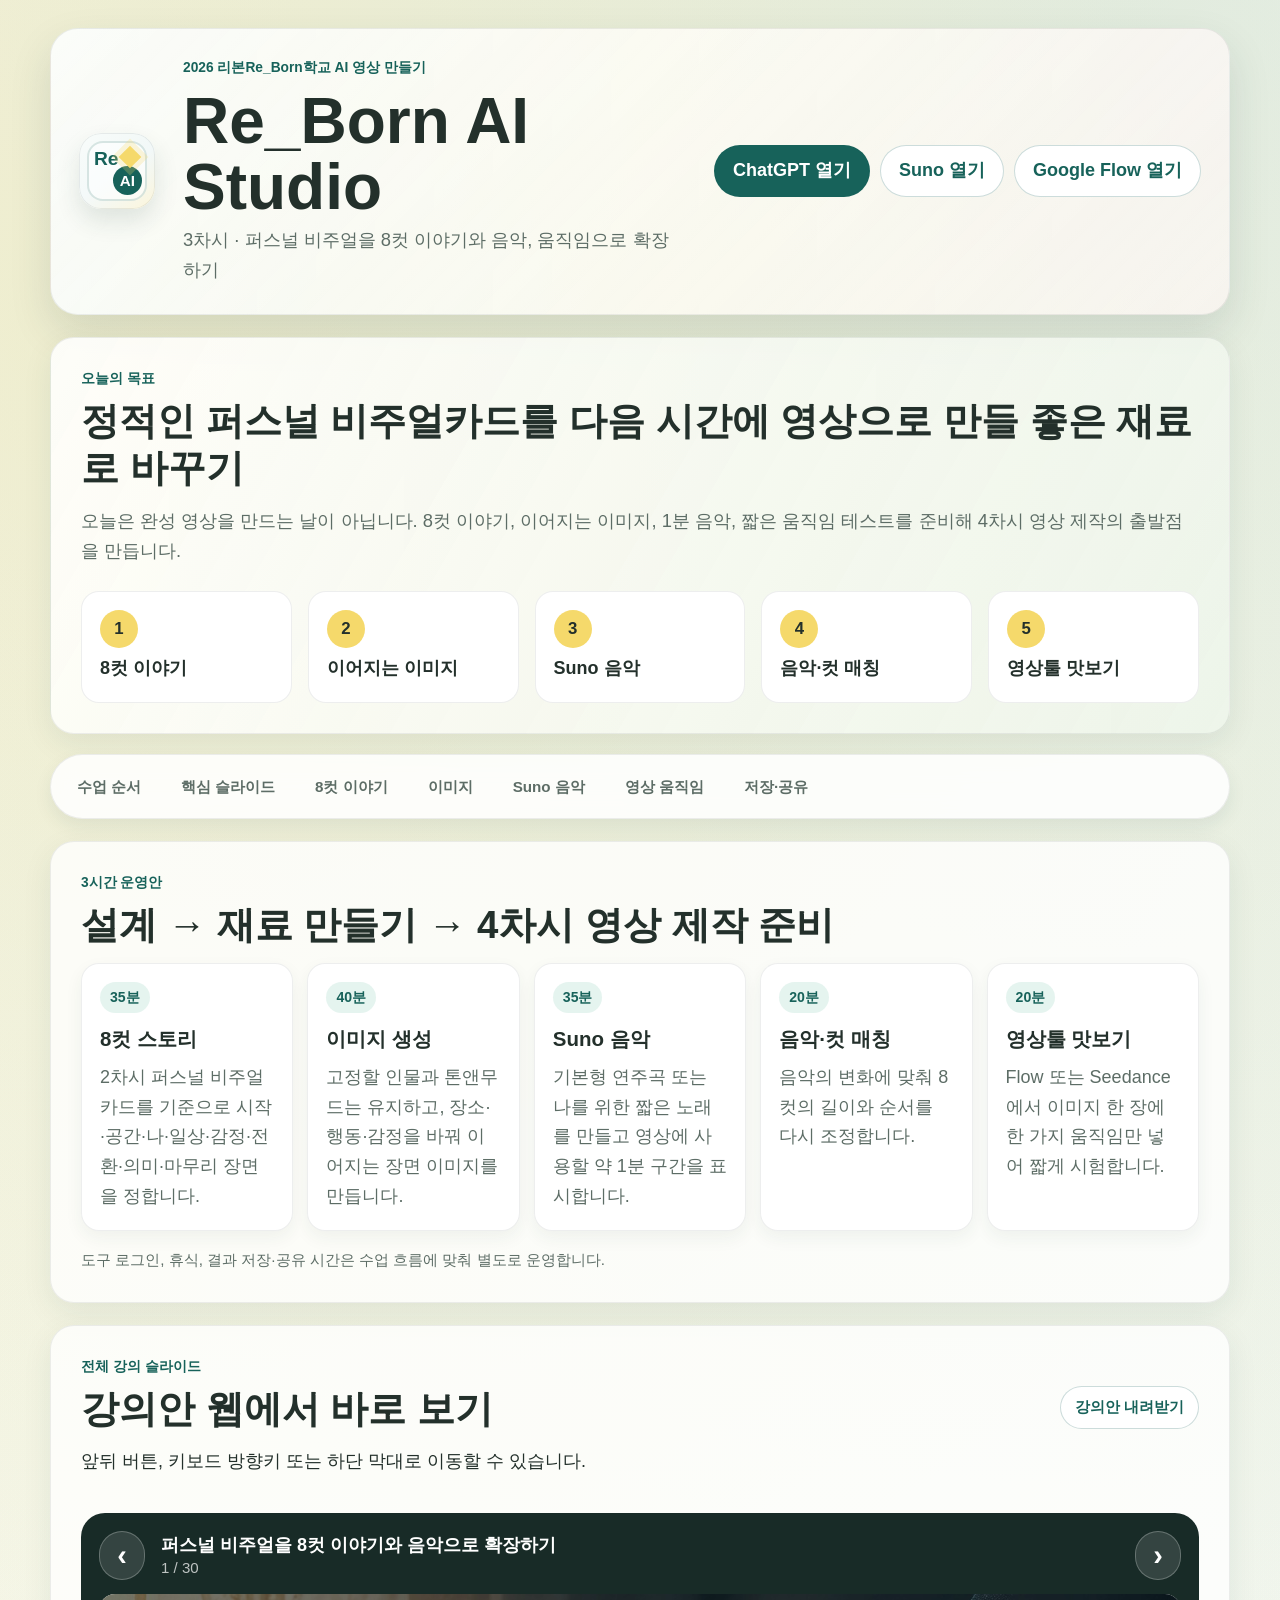
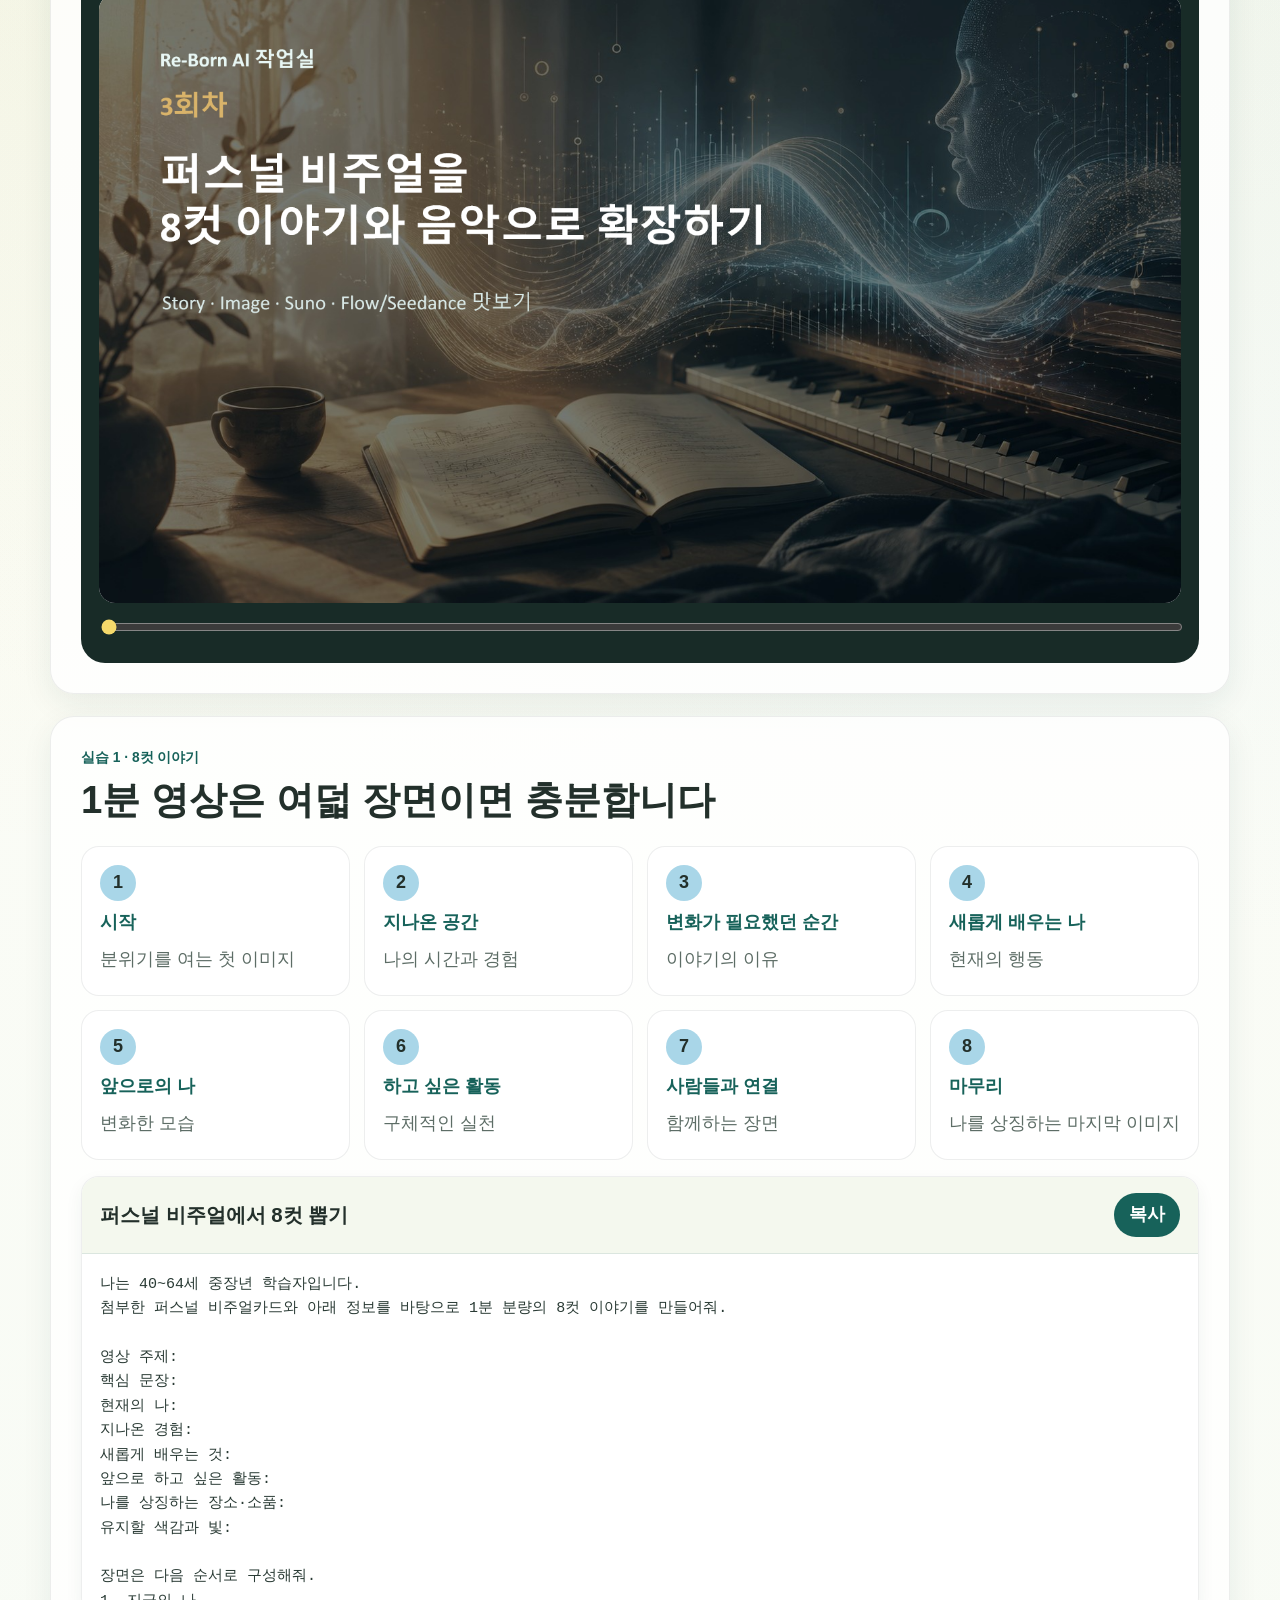
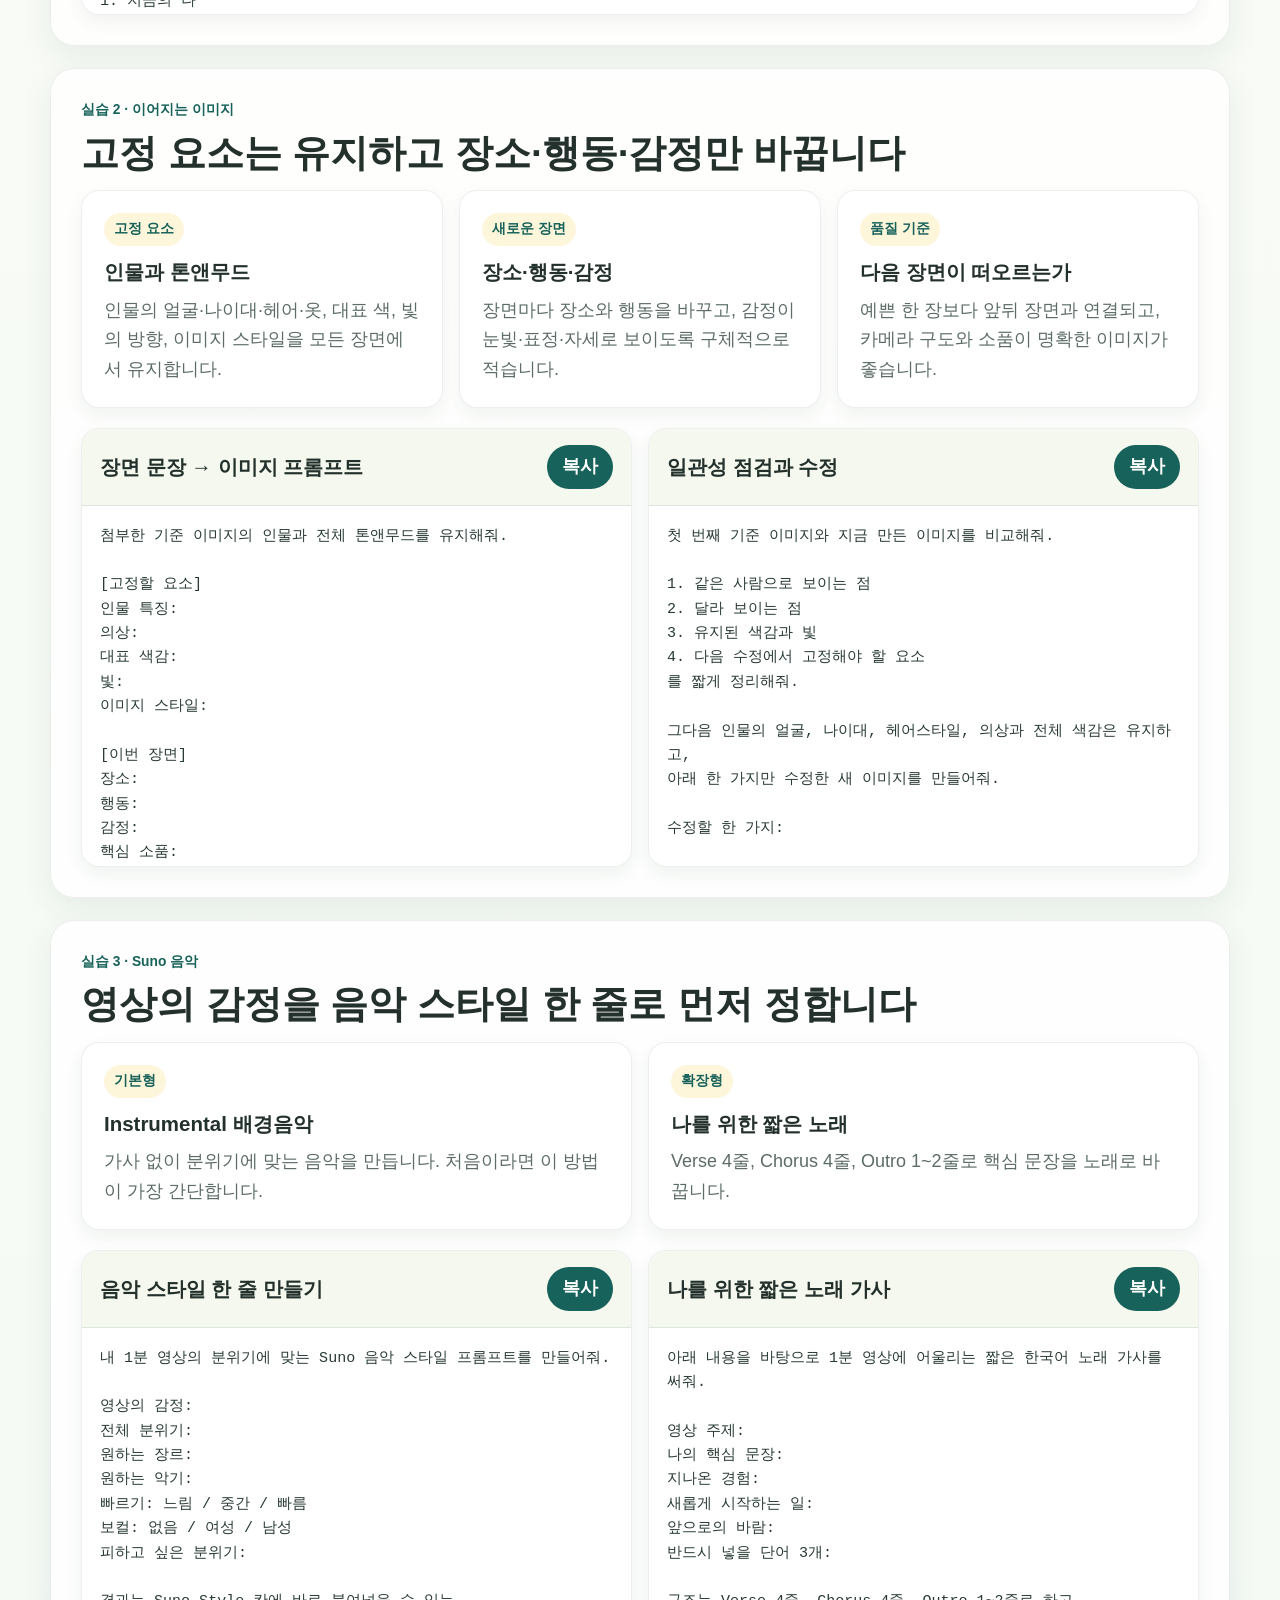
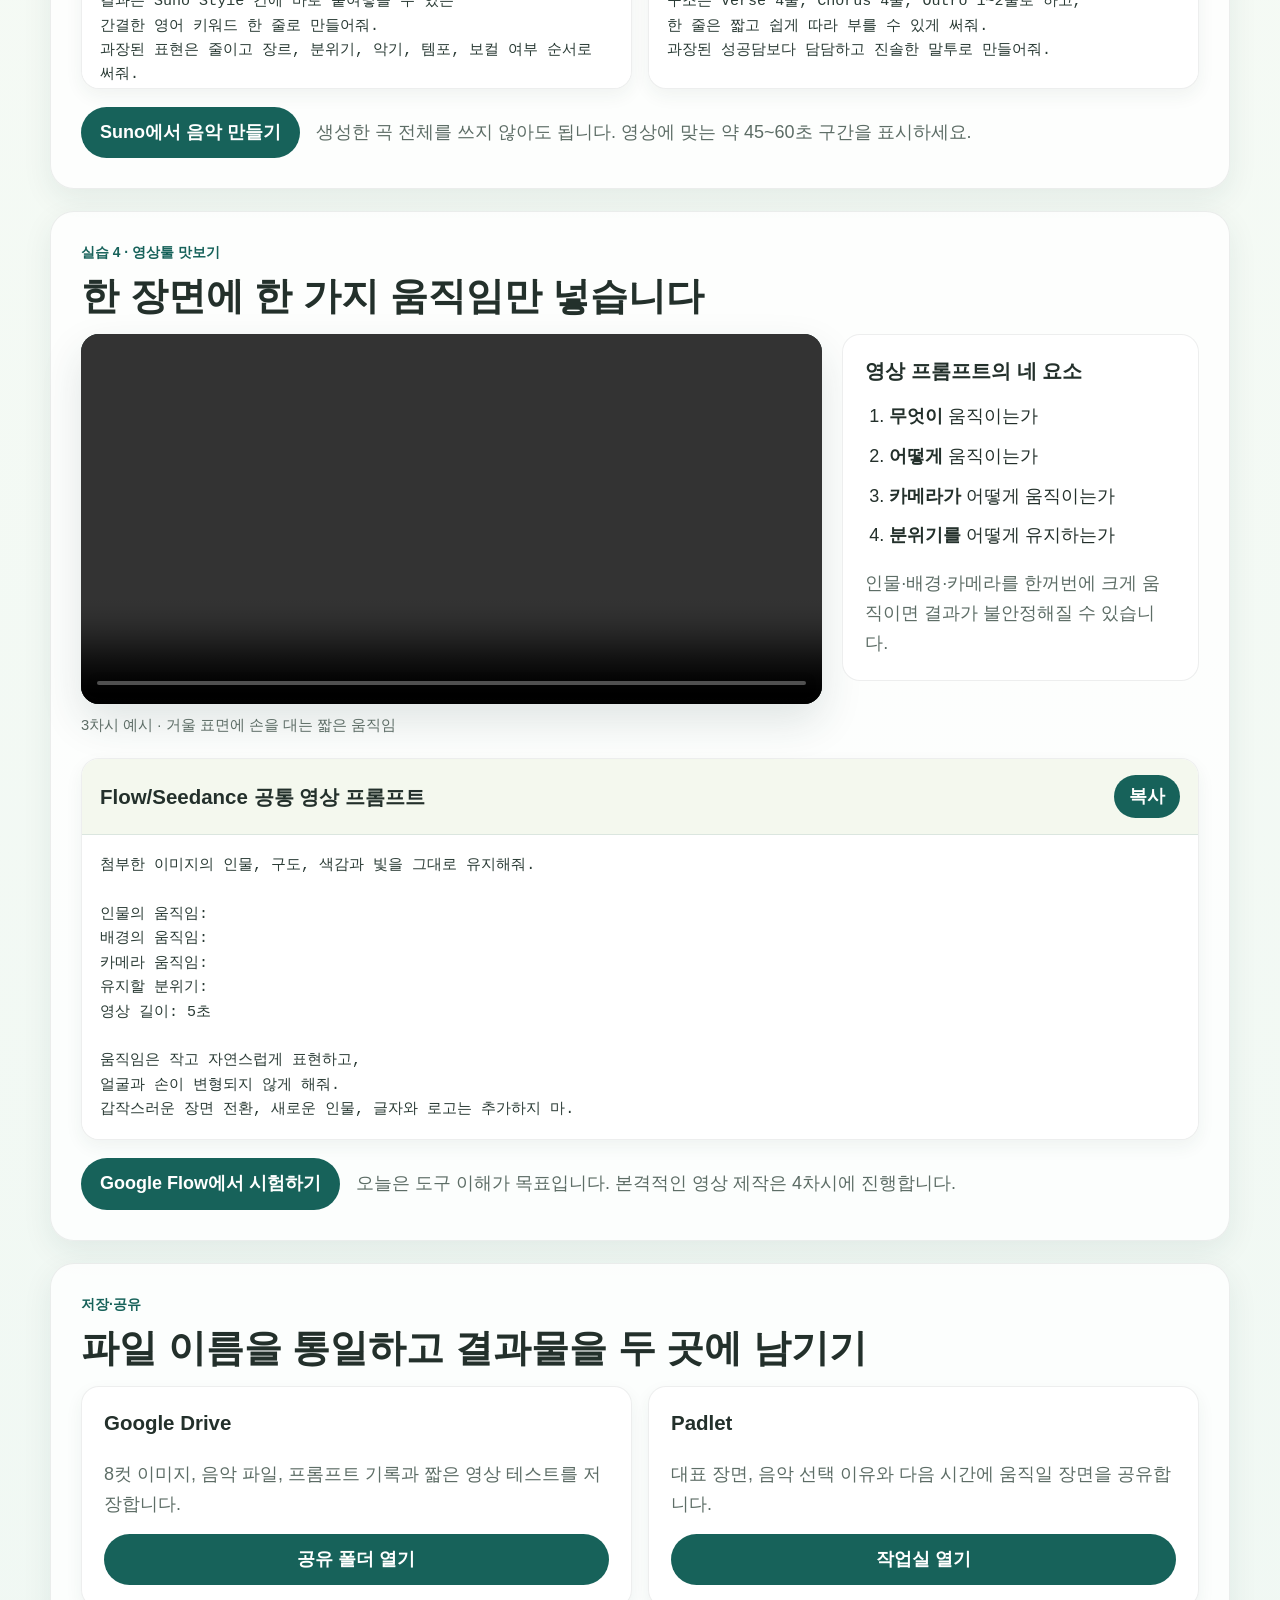
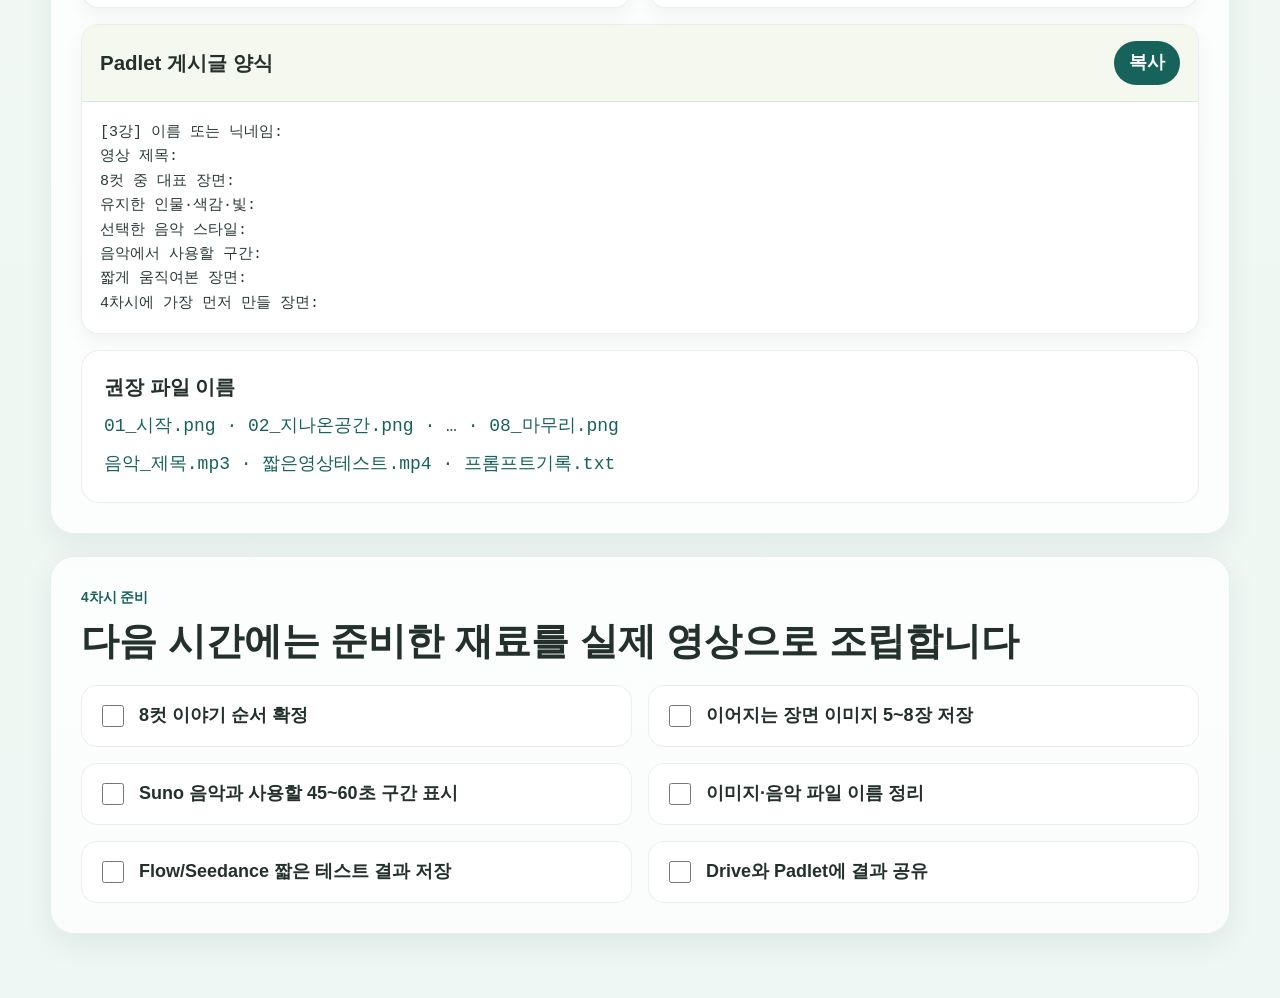
<file: 3차시/index.html>
<!doctype html>
<html lang="ko">
  <head>
    <meta charset="utf-8" />
    <meta name="viewport" content="width=device-width, initial-scale=1" />
    <meta name="description" content="Re_Born AI Studio 3차시 수강생용 실습 웹앱" />
    <title>Re_Born AI Studio | 3차시 이야기·음악·영상</title>
    <link rel="stylesheet" href="./style.css" />
  </head>
  <body>
    <header class="site-header">
      <div class="brand-mark" aria-hidden="true">
        <span class="mark-r">Re</span>
        <span class="mark-ai">AI</span>
        <span class="mark-spark"></span>
      </div>
      <div class="hero-copy">
        <p class="eyebrow">2026 리본Re_Born학교 AI 영상 만들기</p>
        <h1>Re_Born AI Studio</h1>
        <p class="subtitle">3차시 · 퍼스널 비주얼을 8컷 이야기와 음악, 움직임으로 확장하기</p>
      </div>
      <div class="hero-actions">
        <a class="button primary" href="https://chatgpt.com/" rel="noreferrer">ChatGPT 열기</a>
        <a class="button" href="https://suno.com/" rel="noreferrer">Suno 열기</a>
        <a class="button" href="https://labs.google/fx/ko/tools/flow" rel="noreferrer">Google Flow 열기</a>
      </div>
    </header>

    <main>
      <section class="section goal-section" id="goal">
        <div class="section-label">오늘의 목표</div>
        <h2>정적인 퍼스널 비주얼카드를 다음 시간에 영상으로 만들 좋은 재료로 바꾸기</h2>
        <p class="lead">
          오늘은 완성 영상을 만드는 날이 아닙니다. 8컷 이야기, 이어지는 이미지, 1분 음악,
          짧은 움직임 테스트를 준비해 4차시 영상 제작의 출발점을 만듭니다.
        </p>
        <div class="outcomes">
          <div><strong>1</strong><span>8컷 이야기</span></div>
          <div><strong>2</strong><span>이어지는 이미지</span></div>
          <div><strong>3</strong><span>Suno 음악</span></div>
          <div><strong>4</strong><span>음악·컷 매칭</span></div>
          <div><strong>5</strong><span>영상툴 맛보기</span></div>
        </div>
      </section>

      <nav class="quick-nav" aria-label="수업 바로가기">
        <a href="#flow">수업 순서</a>
        <a href="#slides">핵심 슬라이드</a>
        <a href="#story">8컷 이야기</a>
        <a href="#image">이미지</a>
        <a href="#music">Suno 음악</a>
        <a href="#motion">영상 움직임</a>
        <a href="#share">저장·공유</a>
      </nav>

      <section class="section" id="flow">
        <div class="section-label">3시간 운영안</div>
        <h2>설계 → 재료 만들기 → 4차시 영상 제작 준비</h2>
        <div class="timeline five">
          <article>
            <time>35분</time>
            <h3>8컷 스토리</h3>
            <p>2차시 퍼스널 비주얼카드를 기준으로 시작·공간·나·일상·감정·전환·의미·마무리 장면을 정합니다.</p>
          </article>
          <article>
            <time>40분</time>
            <h3>이미지 생성</h3>
            <p>고정할 인물과 톤앤무드는 유지하고, 장소·행동·감정을 바꿔 이어지는 장면 이미지를 만듭니다.</p>
          </article>
          <article>
            <time>35분</time>
            <h3>Suno 음악</h3>
            <p>기본형 연주곡 또는 나를 위한 짧은 노래를 만들고 영상에 사용할 약 1분 구간을 표시합니다.</p>
          </article>
          <article>
            <time>20분</time>
            <h3>음악·컷 매칭</h3>
            <p>음악의 변화에 맞춰 8컷의 길이와 순서를 다시 조정합니다.</p>
          </article>
          <article>
            <time>20분</time>
            <h3>영상툴 맛보기</h3>
            <p>Flow 또는 Seedance에서 이미지 한 장에 한 가지 움직임만 넣어 짧게 시험합니다.</p>
          </article>
        </div>
        <p class="time-note">도구 로그인, 휴식, 결과 저장·공유 시간은 수업 흐름에 맞춰 별도로 운영합니다.</p>
      </section>

      <section class="section slide-section" id="slides">
        <div class="section-label">전체 강의 슬라이드</div>
        <div class="section-heading">
          <div>
            <h2>강의안 웹에서 바로 보기</h2>
            <p>앞뒤 버튼, 키보드 방향키 또는 하단 막대로 이동할 수 있습니다.</p>
          </div>
          <a class="button small" href="./downloads/군포_ReBorn_AI활용_3차시_통합강의안.pptx" download>강의안 내려받기</a>
        </div>
        <div class="slide-viewer" aria-live="polite">
          <div class="slide-meta">
            <button class="icon-button" id="prevSlide" type="button" aria-label="이전 슬라이드">‹</button>
            <div>
              <strong id="slideTitle">퍼스널 비주얼을 8컷 이야기와 음악으로 확장하기</strong>
              <span id="slideCount">1 / 30</span>
            </div>
            <button class="icon-button" id="nextSlide" type="button" aria-label="다음 슬라이드">›</button>
          </div>
          <img id="slideImage" src="./assets/slides/slide-1.png" alt="3차시 강의 슬라이드" />
          <input id="slideRange" type="range" min="0" max="29" value="0" aria-label="슬라이드 이동 막대" />
        </div>
      </section>

      <section class="section" id="story">
        <div class="section-label">실습 1 · 8컷 이야기</div>
        <h2>1분 영상은 여덟 장면이면 충분합니다</h2>
        <div class="story-grid">
          <article><strong>1</strong><span>시작</span><p>분위기를 여는 첫 이미지</p></article>
          <article><strong>2</strong><span>지나온 공간</span><p>나의 시간과 경험</p></article>
          <article><strong>3</strong><span>변화가 필요했던 순간</span><p>이야기의 이유</p></article>
          <article><strong>4</strong><span>새롭게 배우는 나</span><p>현재의 행동</p></article>
          <article><strong>5</strong><span>앞으로의 나</span><p>변화한 모습</p></article>
          <article><strong>6</strong><span>하고 싶은 활동</span><p>구체적인 실천</p></article>
          <article><strong>7</strong><span>사람들과 연결</span><p>함께하는 장면</p></article>
          <article><strong>8</strong><span>마무리</span><p>나를 상징하는 마지막 이미지</p></article>
        </div>
        <div class="prompt-card wide-card">
          <div class="prompt-head">
            <h3>퍼스널 비주얼에서 8컷 뽑기</h3>
            <button type="button" data-copy="prompt-story">복사</button>
          </div>
          <pre id="prompt-story">나는 40~64세 중장년 학습자입니다.
첨부한 퍼스널 비주얼카드와 아래 정보를 바탕으로 1분 분량의 8컷 이야기를 만들어줘.

영상 주제:
핵심 문장:
현재의 나:
지나온 경험:
새롭게 배우는 것:
앞으로 하고 싶은 활동:
나를 상징하는 장소·소품:
유지할 색감과 빛:

장면은 다음 순서로 구성해줘.
1. 지금의 나
2. 지나온 공간 또는 경험
3. 변화가 필요했던 순간
4. 새롭게 배우는 나
5. 앞으로의 나
6. 실제 하고 싶은 활동
7. 사람들과 연결되는 장면
8. 나를 상징하는 마지막 장면

각 장면을 장소·행동·감정이 분명한 한 문장으로 쓰고,
표 형식으로 장면 번호, 장면 설명, 장소, 행동, 감정, 핵심 소품을 정리해줘.</pre>
        </div>
      </section>

      <section class="section" id="image">
        <div class="section-label">실습 2 · 이어지는 이미지</div>
        <h2>고정 요소는 유지하고 장소·행동·감정만 바꿉니다</h2>
        <div class="cards three">
          <article class="card">
            <span class="tag">고정 요소</span>
            <h3>인물과 톤앤무드</h3>
            <p>인물의 얼굴·나이대·헤어·옷, 대표 색, 빛의 방향, 이미지 스타일을 모든 장면에서 유지합니다.</p>
          </article>
          <article class="card">
            <span class="tag">새로운 장면</span>
            <h3>장소·행동·감정</h3>
            <p>장면마다 장소와 행동을 바꾸고, 감정이 눈빛·표정·자세로 보이도록 구체적으로 적습니다.</p>
          </article>
          <article class="card">
            <span class="tag">품질 기준</span>
            <h3>다음 장면이 떠오르는가</h3>
            <p>예쁜 한 장보다 앞뒤 장면과 연결되고, 카메라 구도와 소품이 명확한 이미지가 좋습니다.</p>
          </article>
        </div>
        <div class="prompt-grid compact-top">
          <article class="prompt-card">
            <div class="prompt-head"><h3>장면 문장 → 이미지 프롬프트</h3><button type="button" data-copy="prompt-image">복사</button></div>
            <pre id="prompt-image">첨부한 기준 이미지의 인물과 전체 톤앤무드를 유지해줘.

[고정할 요소]
인물 특징:
의상:
대표 색감:
빛:
이미지 스타일:

[이번 장면]
장소:
행동:
감정:
핵심 소품:
카메라 구도:

다른 사람으로 보이지 않게 인물의 일관성을 유지하고,
글자·로고·워터마크 없이 16:9 영상용 이미지로 만들어줘.</pre>
          </article>
          <article class="prompt-card">
            <div class="prompt-head"><h3>일관성 점검과 수정</h3><button type="button" data-copy="prompt-consistency">복사</button></div>
            <pre id="prompt-consistency">첫 번째 기준 이미지와 지금 만든 이미지를 비교해줘.

1. 같은 사람으로 보이는 점
2. 달라 보이는 점
3. 유지된 색감과 빛
4. 다음 수정에서 고정해야 할 요소
를 짧게 정리해줘.

그다음 인물의 얼굴, 나이대, 헤어스타일, 의상과 전체 색감은 유지하고,
아래 한 가지만 수정한 새 이미지를 만들어줘.

수정할 한 가지:</pre>
          </article>
        </div>
      </section>

      <section class="section" id="music">
        <div class="section-label">실습 3 · Suno 음악</div>
        <h2>영상의 감정을 음악 스타일 한 줄로 먼저 정합니다</h2>
        <div class="cards two">
          <article class="card">
            <span class="tag">기본형</span>
            <h3>Instrumental 배경음악</h3>
            <p>가사 없이 분위기에 맞는 음악을 만듭니다. 처음이라면 이 방법이 가장 간단합니다.</p>
          </article>
          <article class="card">
            <span class="tag">확장형</span>
            <h3>나를 위한 짧은 노래</h3>
            <p>Verse 4줄, Chorus 4줄, Outro 1~2줄로 핵심 문장을 노래로 바꿉니다.</p>
          </article>
        </div>
        <div class="prompt-grid compact-top">
          <article class="prompt-card">
            <div class="prompt-head"><h3>음악 스타일 한 줄 만들기</h3><button type="button" data-copy="prompt-music-style">복사</button></div>
            <pre id="prompt-music-style">내 1분 영상의 분위기에 맞는 Suno 음악 스타일 프롬프트를 만들어줘.

영상의 감정:
전체 분위기:
원하는 장르:
원하는 악기:
빠르기: 느림 / 중간 / 빠름
보컬: 없음 / 여성 / 남성
피하고 싶은 분위기:

결과는 Suno Style 칸에 바로 붙여넣을 수 있는
간결한 영어 키워드 한 줄로 만들어줘.
과장된 표현은 줄이고 장르, 분위기, 악기, 템포, 보컬 여부 순서로 써줘.</pre>
          </article>
          <article class="prompt-card">
            <div class="prompt-head"><h3>나를 위한 짧은 노래 가사</h3><button type="button" data-copy="prompt-lyrics">복사</button></div>
            <pre id="prompt-lyrics">아래 내용을 바탕으로 1분 영상에 어울리는 짧은 한국어 노래 가사를 써줘.

영상 주제:
나의 핵심 문장:
지나온 경험:
새롭게 시작하는 일:
앞으로의 바람:
반드시 넣을 단어 3개:

구조는 Verse 4줄, Chorus 4줄, Outro 1~2줄로 하고,
한 줄은 짧고 쉽게 따라 부를 수 있게 써줘.
과장된 성공담보다 담담하고 진솔한 말투로 만들어줘.</pre>
          </article>
        </div>
        <div class="action-row">
          <a class="button primary" href="https://suno.com/" rel="noreferrer">Suno에서 음악 만들기</a>
          <span>생성한 곡 전체를 쓰지 않아도 됩니다. 영상에 맞는 약 45~60초 구간을 표시하세요.</span>
        </div>
      </section>

      <section class="section" id="motion">
        <div class="section-label">실습 4 · 영상툴 맛보기</div>
        <h2>한 장면에 한 가지 움직임만 넣습니다</h2>
        <div class="media-grid">
          <div>
            <video controls preload="metadata" playsinline>
              <source src="./assets/videos/liquid-mirror-example.mp4" type="video/mp4" />
              이 브라우저에서는 예시 영상을 재생할 수 없습니다.
            </video>
            <p class="media-caption">3차시 예시 · 거울 표면에 손을 대는 짧은 움직임</p>
          </div>
          <div class="motion-rules">
            <h3>영상 프롬프트의 네 요소</h3>
            <ol>
              <li><strong>무엇이</strong> 움직이는가</li>
              <li><strong>어떻게</strong> 움직이는가</li>
              <li><strong>카메라가</strong> 어떻게 움직이는가</li>
              <li><strong>분위기를</strong> 어떻게 유지하는가</li>
            </ol>
            <p>인물·배경·카메라를 한꺼번에 크게 움직이면 결과가 불안정해질 수 있습니다.</p>
          </div>
        </div>
        <div class="prompt-card wide-card compact-top">
          <div class="prompt-head"><h3>Flow/Seedance 공통 영상 프롬프트</h3><button type="button" data-copy="prompt-motion">복사</button></div>
          <pre id="prompt-motion">첨부한 이미지의 인물, 구도, 색감과 빛을 그대로 유지해줘.

인물의 움직임:
배경의 움직임:
카메라 움직임:
유지할 분위기:
영상 길이: 5초

움직임은 작고 자연스럽게 표현하고,
얼굴과 손이 변형되지 않게 해줘.
갑작스러운 장면 전환, 새로운 인물, 글자와 로고는 추가하지 마.</pre>
        </div>
        <div class="action-row">
          <a class="button primary" href="https://labs.google/fx/ko/tools/flow" rel="noreferrer">Google Flow에서 시험하기</a>
          <span>오늘은 도구 이해가 목표입니다. 본격적인 영상 제작은 4차시에 진행합니다.</span>
        </div>
      </section>

      <section class="section link-section" id="share">
        <div class="section-label">저장·공유</div>
        <h2>파일 이름을 통일하고 결과물을 두 곳에 남기기</h2>
        <div class="cards two">
          <article class="card link-card">
            <h3>Google Drive</h3>
            <p>8컷 이미지, 음악 파일, 프롬프트 기록과 짧은 영상 테스트를 저장합니다.</p>
            <a class="button primary" href="https://drive.google.com/drive/folders/1Kt7Q1OWE9jTE-V_m9op8aVXycPz6Lcqi?usp=sharing" rel="noreferrer">공유 폴더 열기</a>
          </article>
          <article class="card link-card">
            <h3>Padlet</h3>
            <p>대표 장면, 음악 선택 이유와 다음 시간에 움직일 장면을 공유합니다.</p>
            <a class="button primary" href="https://padlet.com/jsslee751/re-born-ai-69zp2rx6zl3tyjym" rel="noreferrer">작업실 열기</a>
          </article>
        </div>
        <div class="share-template">
          <div class="prompt-head"><h3>Padlet 게시글 양식</h3><button type="button" data-copy="padlet-template">복사</button></div>
          <pre id="padlet-template">[3강] 이름 또는 닉네임:
영상 제목:
8컷 중 대표 장면:
유지한 인물·색감·빛:
선택한 음악 스타일:
음악에서 사용할 구간:
짧게 움직여본 장면:
4차시에 가장 먼저 만들 장면:</pre>
        </div>

        <div class="file-guide">
          <h3>권장 파일 이름</h3>
          <code>01_시작.png · 02_지나온공간.png · … · 08_마무리.png</code>
          <code>음악_제목.mp3 · 짧은영상테스트.mp4 · 프롬프트기록.txt</code>
        </div>
      </section>

      <section class="section next-section">
        <div class="section-label">4차시 준비</div>
        <h2>다음 시간에는 준비한 재료를 실제 영상으로 조립합니다</h2>
        <div class="next-grid">
          <label><input type="checkbox" /> 8컷 이야기 순서 확정</label>
          <label><input type="checkbox" /> 이어지는 장면 이미지 5~8장 저장</label>
          <label><input type="checkbox" /> Suno 음악과 사용할 45~60초 구간 표시</label>
          <label><input type="checkbox" /> 이미지·음악 파일 이름 정리</label>
          <label><input type="checkbox" /> Flow/Seedance 짧은 테스트 결과 저장</label>
          <label><input type="checkbox" /> Drive와 Padlet에 결과 공유</label>
        </div>
      </section>
    </main>

    <div class="toast" id="toast" role="status" aria-live="polite">복사했습니다</div>
    <script src="./script.js"></script>
  </body>
</html>
</file>
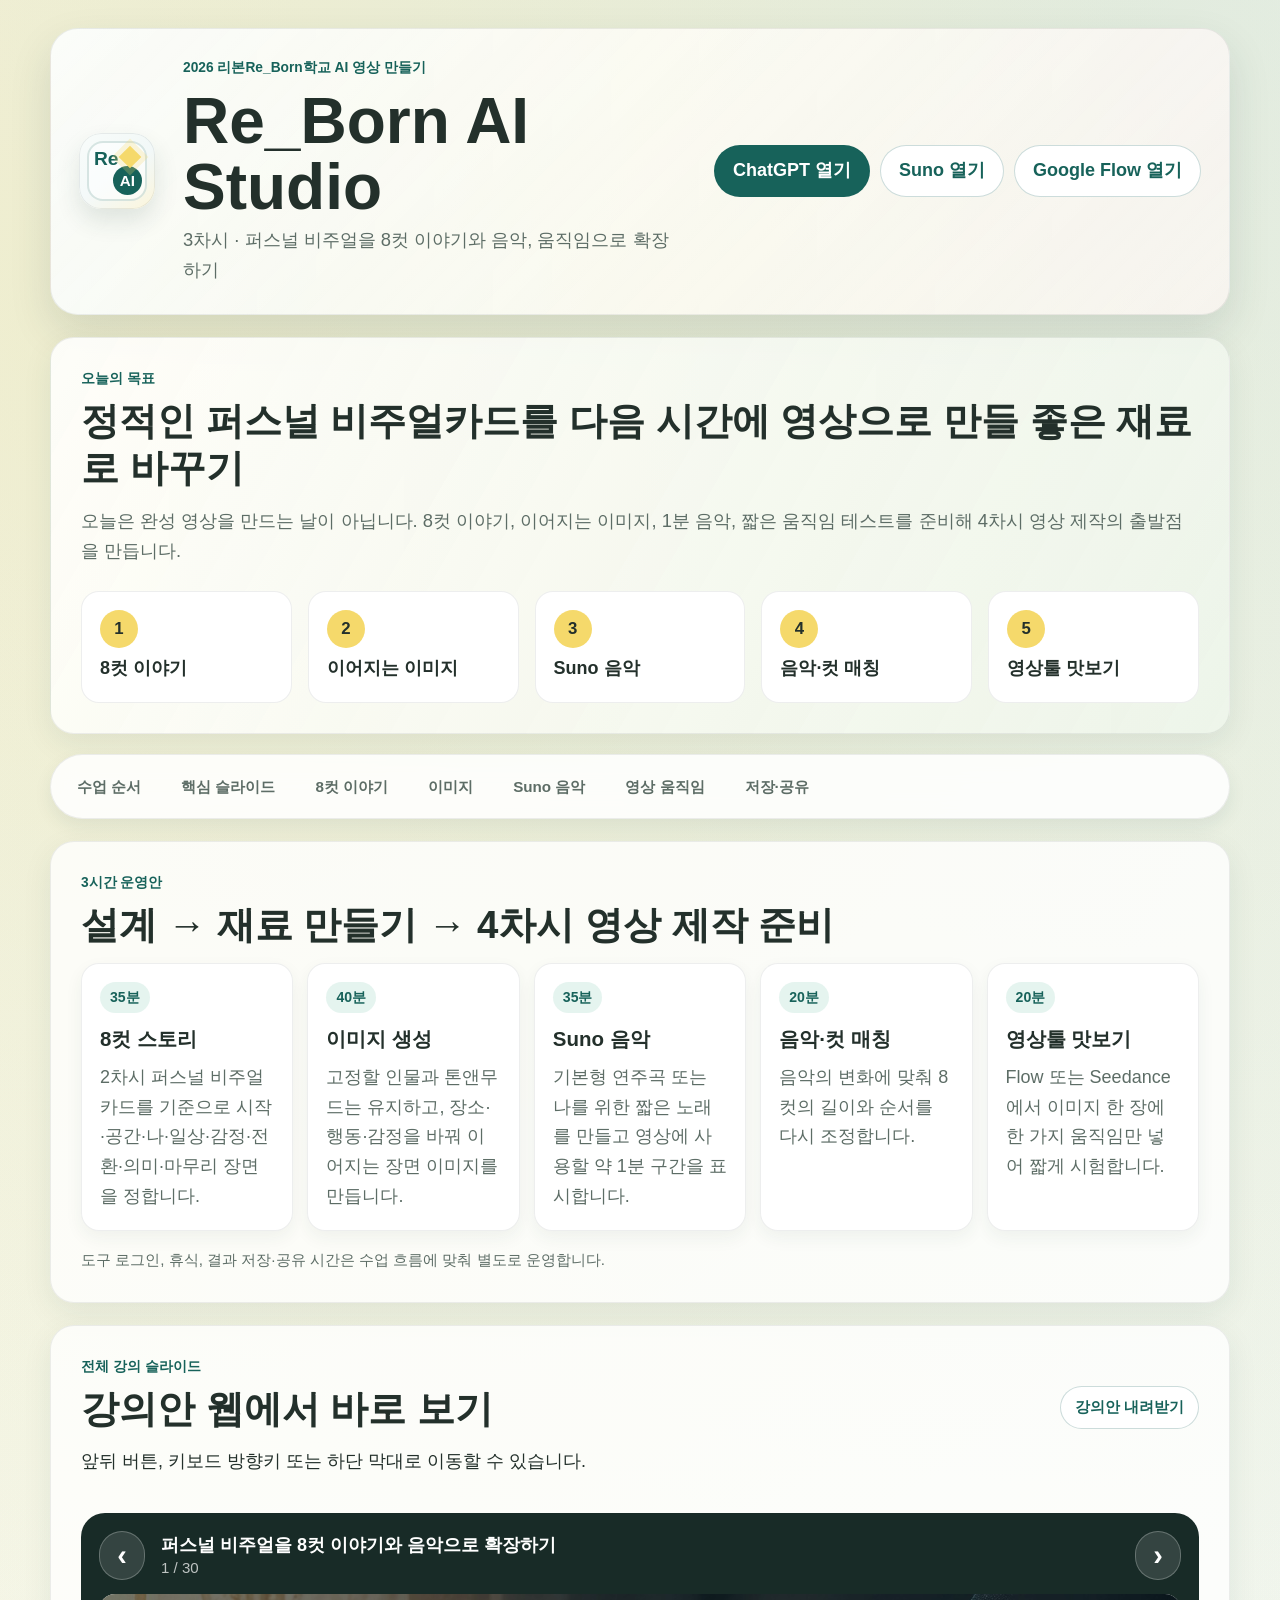
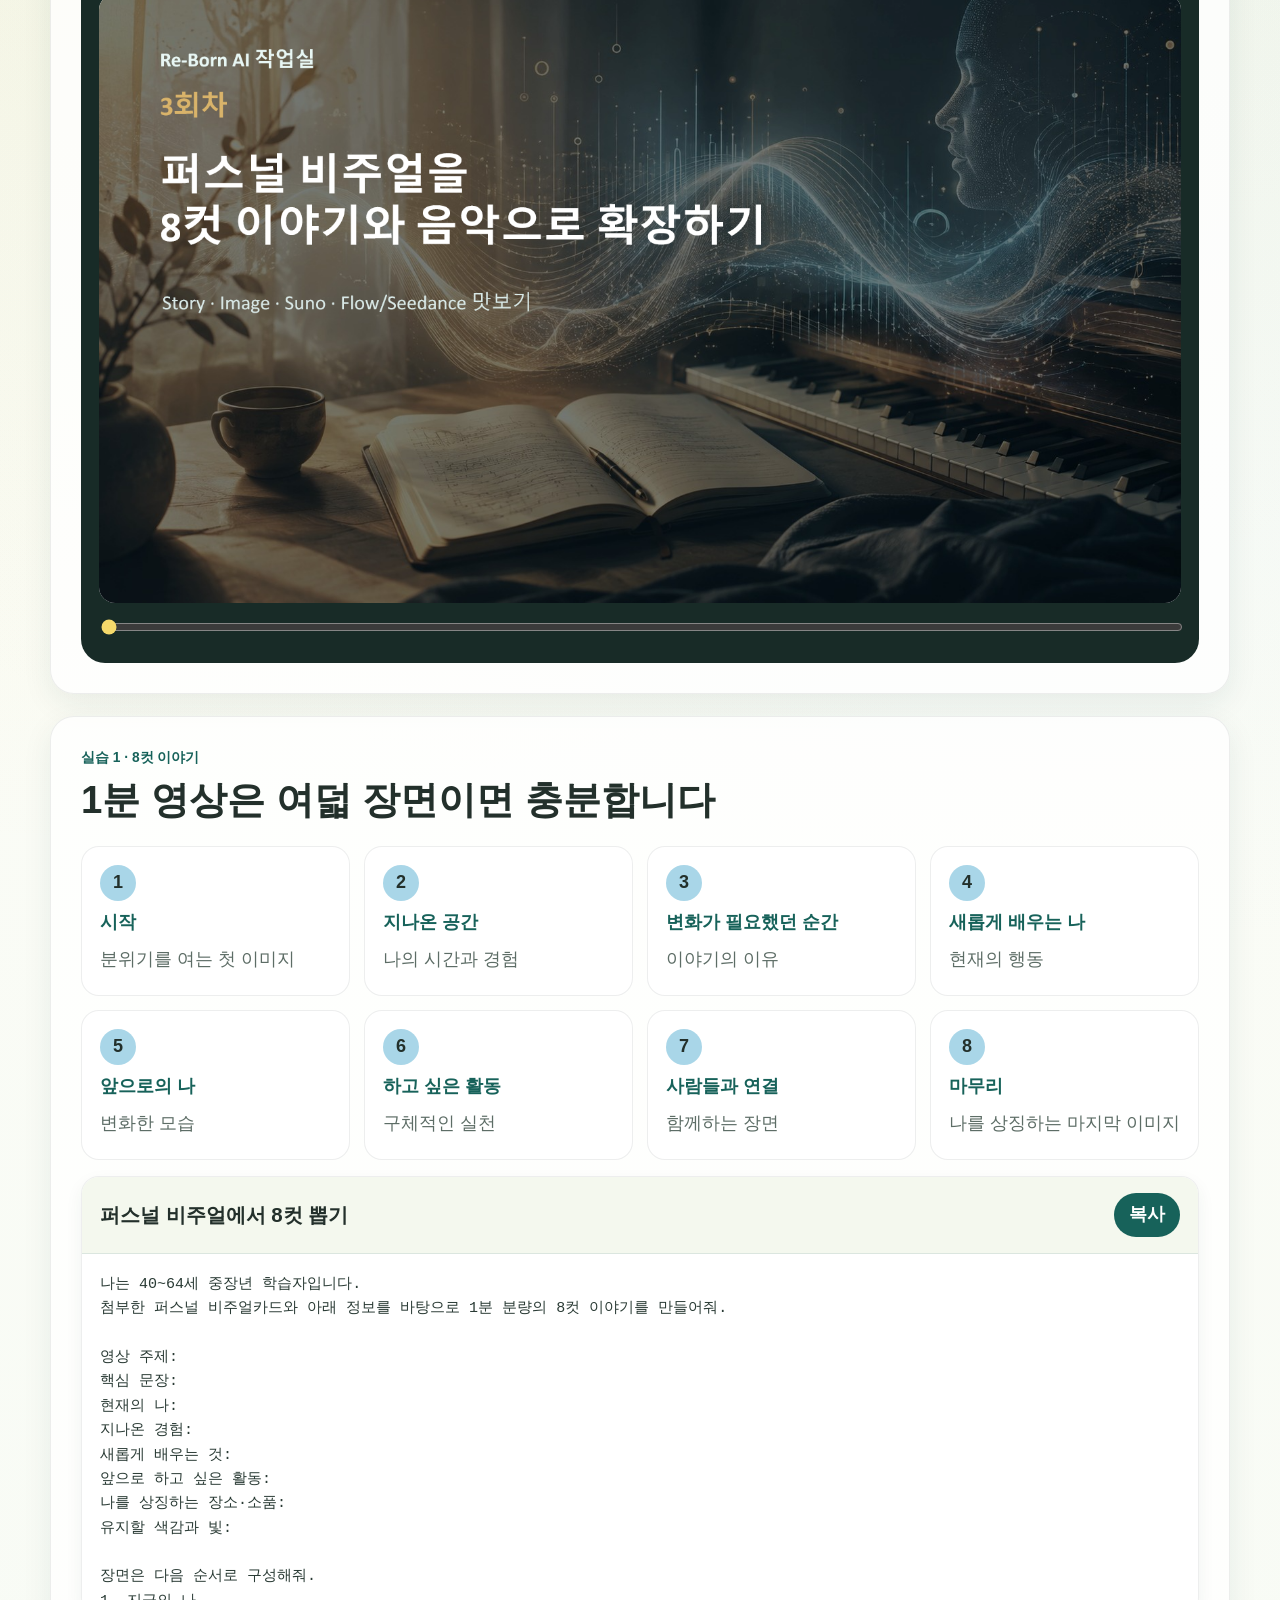
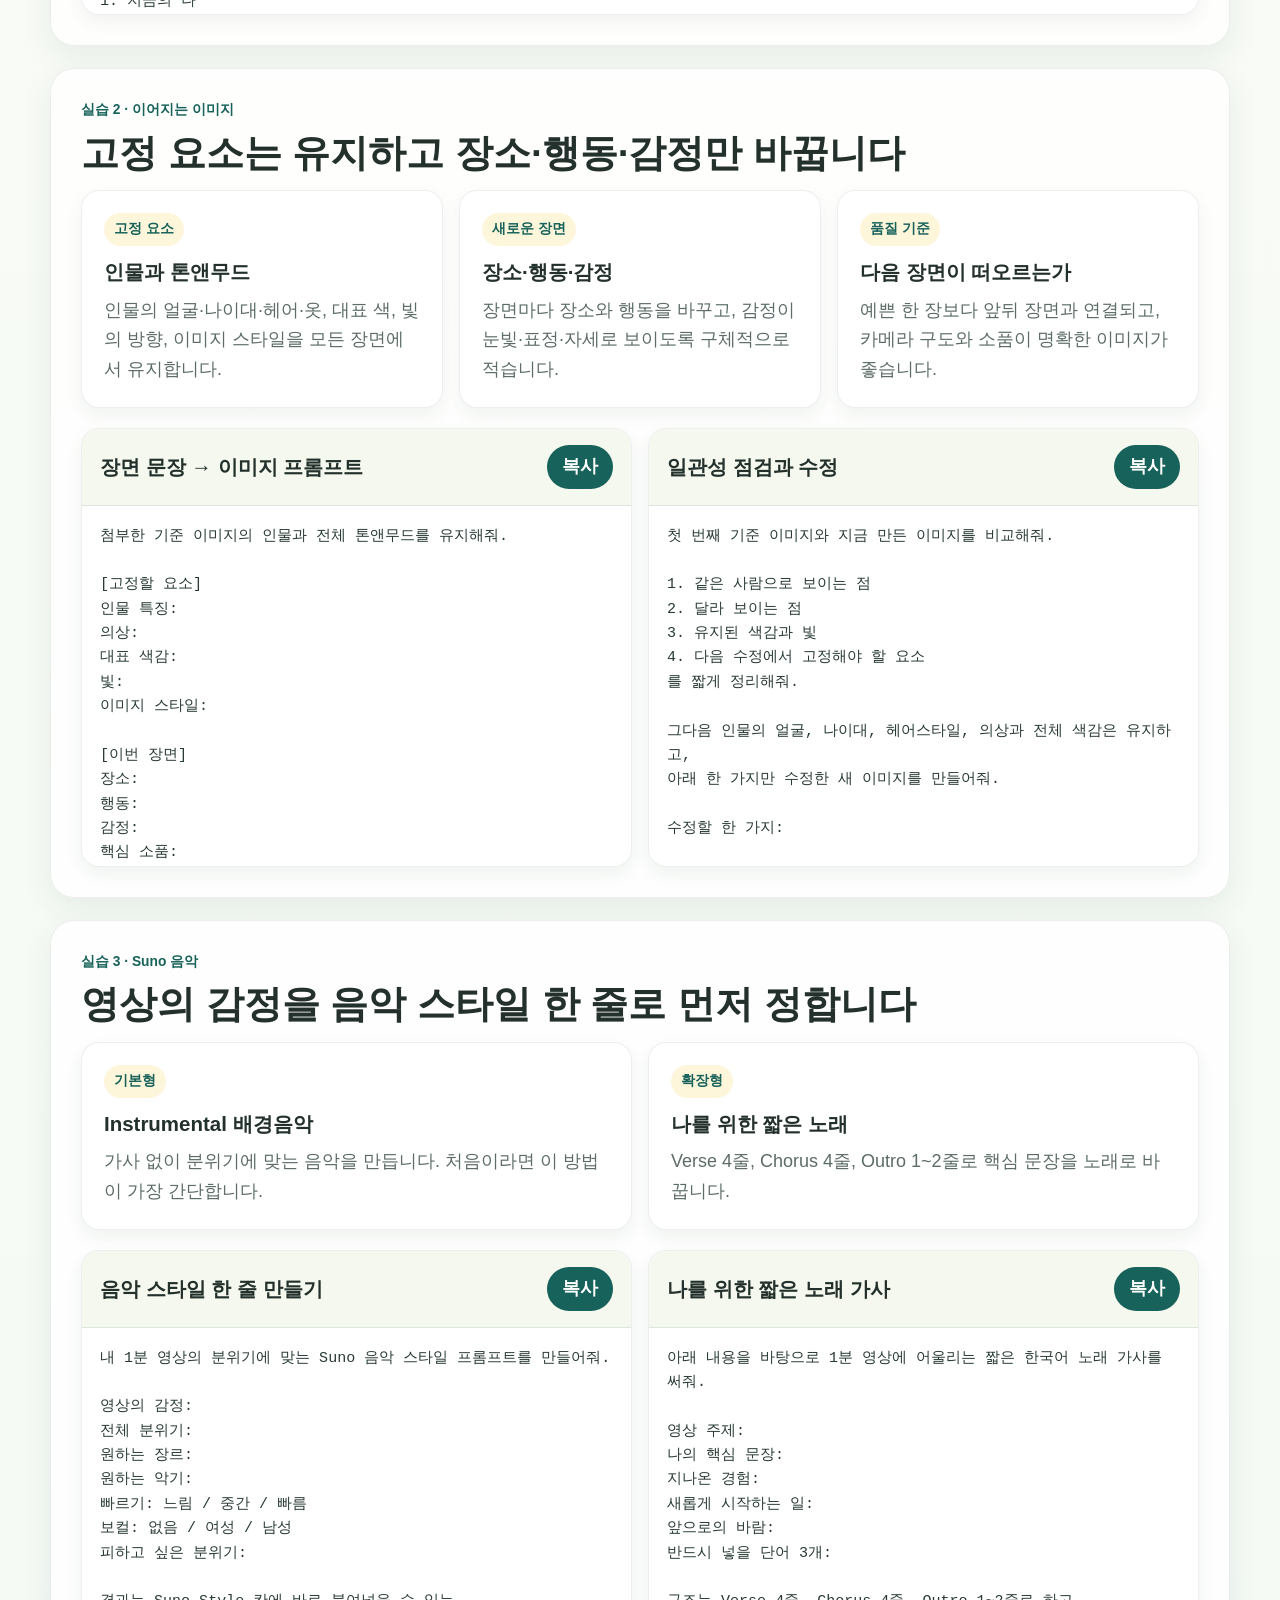
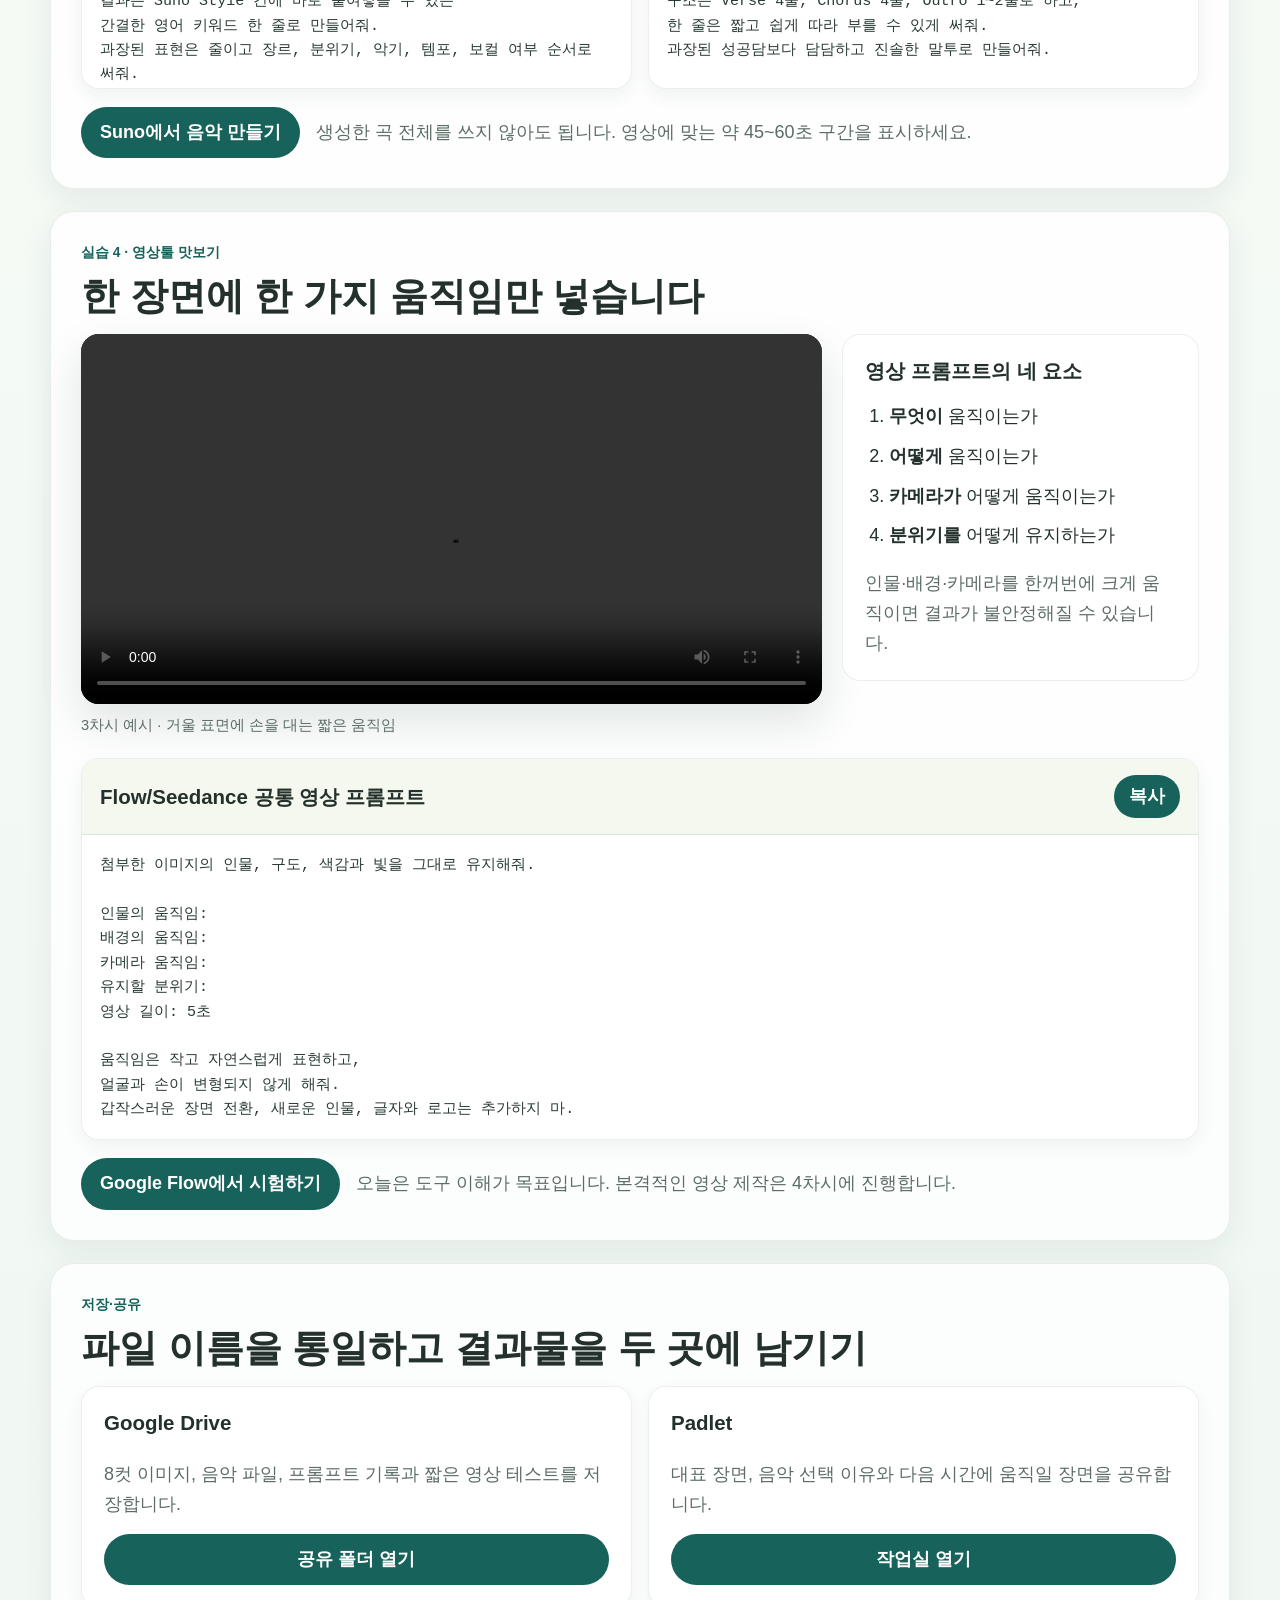
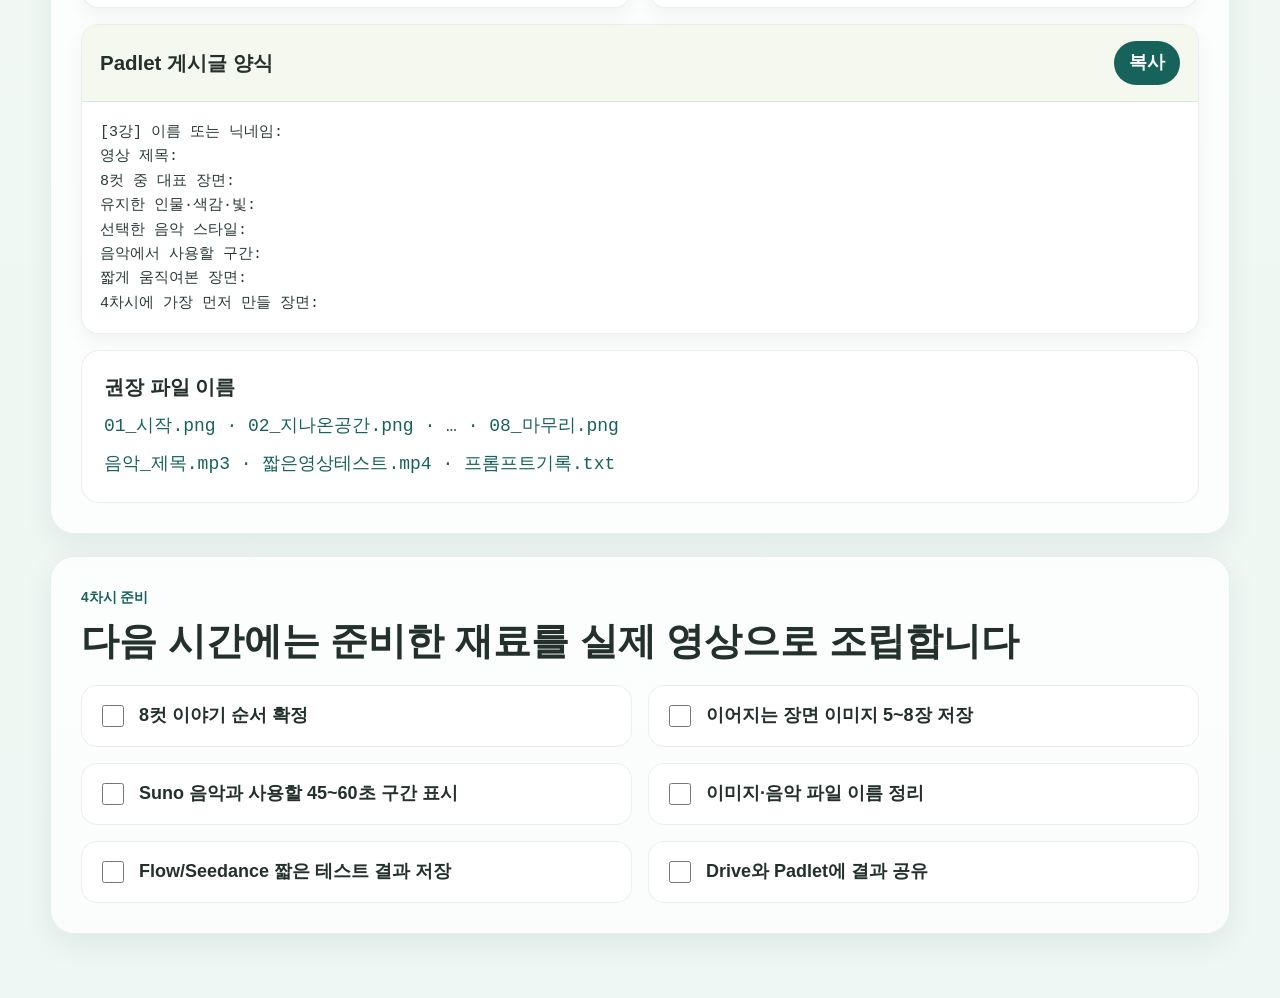
<file: session3/index.html>
<!doctype html>
<html lang="ko">
  <head>
    <meta charset="utf-8" />
    <meta name="viewport" content="width=device-width, initial-scale=1" />
    <meta http-equiv="refresh" content="0; url=../3%EC%B0%A8%EC%8B%9C/" />
    <link rel="canonical" href="https://super-jessied.github.io/reborn-ai-studio/3%EC%B0%A8%EC%8B%9C/" />
    <title>Re_Born AI Studio 3차시</title>
    <style>
      body {
        display: grid;
        min-height: 100vh;
        margin: 0;
        place-items: center;
        color: #23302b;
        background: #f7fbf5;
        font-family: "Malgun Gothic", sans-serif;
      }
      a { color: #17625a; font-weight: 700; }
    </style>
  </head>
  <body>
    <p>3차시 웹앱으로 이동합니다. <a href="../3%EC%B0%A8%EC%8B%9C/">바로 열기</a></p>
  </body>
</html>
</file>
<file: 03_웹앱/style.css>
@font-face {
  font-family: "Paperlogy";
  src: url("assets/fonts/Paperlogy-4Regular.ttf") format("truetype");
  font-weight: 400;
  font-style: normal;
  font-display: swap;
}

@font-face {
  font-family: "Paperlogy";
  src: url("assets/fonts/Paperlogy-6SemiBold.ttf") format("truetype");
  font-weight: 600;
  font-style: normal;
  font-display: swap;
}

@font-face {
  font-family: "Paperlogy";
  src: url("assets/fonts/Paperlogy-7Bold.ttf") format("truetype");
  font-weight: 800;
  font-style: normal;
  font-display: swap;
}

:root {
  --paper: #fbfcf8;
  --ink: #1e3a3a;
  --muted: #5b6f6f;
  --teal: #1e8a8a;
  --sky: #7ec8e3;
  --mint: #b8e3d4;
  --lime: #ddeb8a;
  --coral: #f28a7a;
  --cream: #fff6dd;
  --line: #d7e6e1;
  --white: #ffffff;
  --soft: #eef8f5;
  --shadow: 0 14px 36px rgba(30, 58, 58, 0.08);
}

* {
  box-sizing: border-box;
}

html {
  scroll-behavior: smooth;
}

body {
  margin: 0;
  background: var(--paper);
  color: var(--ink);
  font-family: "Paperlogy", "Malgun Gothic", "Apple SD Gothic Neo", system-ui, sans-serif;
  font-size: 18px;
  line-height: 1.55;
}

button,
a {
  font: inherit;
}

.app-header {
  position: relative;
  overflow: hidden;
  background:
    linear-gradient(90deg, rgba(184, 227, 212, 0.4), rgba(255, 246, 221, 0.78) 42%, rgba(242, 138, 122, 0.16)),
    var(--paper);
  border-top: 10px solid transparent;
  border-image: linear-gradient(90deg, var(--teal), var(--mint), var(--lime), var(--coral)) 1;
  border-bottom: 1px solid var(--line);
}

.app-header::after {
  position: absolute;
  inset: auto 0 0;
  height: 5px;
  content: "";
  background: linear-gradient(90deg, var(--teal) 0 25%, var(--mint) 25% 50%, var(--lime) 50% 75%, var(--coral) 75% 100%);
  opacity: 0.85;
}

.header-inner {
  display: flex;
  align-items: center;
  justify-content: space-between;
  gap: 24px;
  max-width: 1280px;
  margin: 0 auto;
  padding: 34px 28px 30px;
}

.brand-block {
  display: grid;
  grid-template-columns: 88px minmax(0, 1fr);
  gap: 22px;
  align-items: center;
}

.brand-mark {
  position: relative;
  width: 88px;
  height: 88px;
  border-radius: 18px;
  background: rgba(255, 255, 255, 0.74);
  box-shadow: var(--shadow);
}

.mark-corner {
  position: absolute;
  width: 34px;
  height: 34px;
  border-radius: 10px;
}

.mark-teal {
  top: 8px;
  left: 8px;
  border-top: 8px solid var(--teal);
  border-left: 8px solid var(--teal);
}

.mark-lime {
  top: 8px;
  right: 8px;
  border-top: 8px solid var(--lime);
  border-right: 8px solid var(--lime);
}

.mark-coral {
  right: 8px;
  bottom: 8px;
  border-right: 8px solid var(--coral);
  border-bottom: 8px solid var(--coral);
}

.mark-mint {
  bottom: 8px;
  left: 8px;
  border-bottom: 8px solid var(--mint);
  border-left: 8px solid var(--mint);
}

.mark-dot {
  position: absolute;
  top: 50%;
  left: 50%;
  width: 18px;
  height: 18px;
  transform: translate(-50%, -50%);
  border-radius: 50%;
  background: var(--teal);
  box-shadow: 0 0 0 8px rgba(184, 227, 212, 0.55);
}

.eyebrow,
.section-kicker {
  margin: 0 0 10px;
  color: var(--teal);
  font-size: 15px;
  font-weight: 800;
}

h1,
h2,
h3,
p {
  margin-top: 0;
}

h1 {
  margin-bottom: 8px;
  font-size: 46px;
  line-height: 1.08;
  letter-spacing: 0;
}

h1 span {
  color: var(--teal);
}

h2 {
  margin-bottom: 12px;
  font-size: 34px;
  line-height: 1.2;
  letter-spacing: 0;
}

h3 {
  font-size: 24px;
  line-height: 1.25;
}

.lead {
  margin-bottom: 0;
  color: var(--muted);
  font-size: 21px;
}

.header-actions {
  display: flex;
  gap: 10px;
  flex-wrap: wrap;
  justify-content: flex-end;
}

.icon-button,
.primary-button,
.copy-button,
.tool-button {
  min-height: 46px;
  border: 0;
  border-radius: 8px;
  padding: 10px 18px;
  background: var(--teal);
  color: var(--white);
  font-weight: 800;
  cursor: pointer;
  text-decoration: none;
}

.header-actions .icon-button:nth-child(1) {
  background: var(--teal);
}

.header-actions .icon-button:nth-child(2) {
  background: var(--coral);
}

.header-actions .icon-button:nth-child(3) {
  background: var(--ink);
}

.icon-button:hover,
.primary-button:hover,
.copy-button:hover,
.tool-button:hover {
  filter: brightness(0.96);
}

.top-nav {
  position: sticky;
  top: 0;
  z-index: 5;
  display: flex;
  justify-content: center;
  gap: 8px;
  padding: 10px 16px;
  background: rgba(251, 252, 248, 0.94);
  border-bottom: 1px solid var(--line);
  backdrop-filter: blur(12px);
}

.top-nav a {
  min-width: 82px;
  border-radius: 999px;
  padding: 8px 14px;
  color: var(--ink);
  font-size: 16px;
  font-weight: 800;
  text-align: center;
  text-decoration: none;
}

.top-nav a:hover {
  background: var(--soft);
}

main {
  max-width: 1280px;
  margin: 0 auto;
  padding: 28px 28px 64px;
}

.hero-section {
  display: grid;
  grid-template-columns: minmax(0, 1.3fr) minmax(320px, 0.7fr);
  gap: 28px;
  align-items: stretch;
  padding: 34px 0 46px;
}

.hero-copy {
  padding: 34px;
  border: 1px solid var(--line);
  border-radius: 8px;
  background: var(--white);
  box-shadow: var(--shadow);
}

.hero-copy p:last-child {
  margin-bottom: 0;
  color: var(--muted);
  font-size: 20px;
}

.goal-list {
  display: grid;
  gap: 10px;
}

.goal-list div {
  display: flex;
  align-items: center;
  gap: 14px;
  min-height: 64px;
  padding: 12px 16px;
  border: 1px solid var(--line);
  border-radius: 8px;
  background: var(--soft);
}

.goal-list strong {
  display: grid;
  place-items: center;
  width: 38px;
  height: 38px;
  border-radius: 8px;
  background: var(--teal);
  color: var(--white);
}

.goal-list span {
  font-weight: 800;
}

.section-block {
  padding: 42px 0;
  border-top: 1px solid var(--line);
}

.section-heading {
  max-width: 820px;
  margin-bottom: 22px;
}

.section-heading p {
  color: var(--muted);
}

.step-grid,
.tool-grid {
  display: grid;
  grid-template-columns: repeat(3, minmax(0, 1fr));
  gap: 16px;
}

.step-card,
.tool-card,
.prompt-card,
.qr-card,
.link-guide-panel,
.next-week-card,
.next-week-note,
.check-panel,
.share-template {
  border: 1px solid var(--line);
  border-radius: 8px;
  background: var(--white);
}

.step-card {
  min-height: 190px;
  padding: 22px;
}

.slide-viewer {
  overflow: hidden;
  border: 1px solid var(--line);
  border-radius: 8px;
  background: var(--white);
  box-shadow: var(--shadow);
}

.slide-stage {
  display: block;
  width: 100%;
  border: 0;
  padding: 0;
  background: var(--white);
  cursor: pointer;
}

.slide-stage img {
  display: block;
  width: 100%;
  aspect-ratio: 16 / 9;
  object-fit: contain;
  background: var(--paper);
}

.slide-controls {
  display: grid;
  grid-template-columns: auto minmax(0, 1fr) auto;
  gap: 16px;
  align-items: center;
  padding: 16px 18px 10px;
}

.slide-nav-button {
  min-width: 76px;
  min-height: 44px;
  border: 0;
  border-radius: 8px;
  background: var(--teal);
  color: var(--white);
  font-weight: 800;
  cursor: pointer;
}

.slide-nav-button:hover {
  filter: brightness(0.96);
}

.slide-progress {
  overflow: hidden;
  height: 12px;
  border-radius: 999px;
  background: var(--soft);
}

.slide-progress span {
  display: block;
  width: 16.666%;
  height: 100%;
  border-radius: inherit;
  background: linear-gradient(90deg, var(--teal), var(--mint), var(--lime), var(--coral));
  transition: width 0.2s ease;
}

.slide-meta {
  display: flex;
  align-items: center;
  justify-content: space-between;
  gap: 16px;
  padding: 0 18px 18px;
  color: var(--muted);
  font-size: 17px;
}

.slide-meta strong {
  color: var(--ink);
  font-size: 20px;
}

.step-topline {
  display: flex;
  align-items: center;
  justify-content: space-between;
  gap: 12px;
  margin-bottom: 14px;
}

.step-number {
  display: grid;
  place-items: center;
  width: 48px;
  height: 40px;
  border-radius: 8px;
  background: var(--teal);
  color: var(--white);
  font-weight: 900;
}

.step-time {
  color: var(--teal);
  font-size: 16px;
  font-weight: 900;
}

.step-card h3,
.tool-card h3,
.prompt-card h3 {
  margin-bottom: 8px;
}

.step-card p,
.tool-card p {
  margin-bottom: 0;
  color: var(--muted);
}

.prompt-list {
  display: grid;
  gap: 18px;
}

.prompt-card {
  padding: 24px;
}

.prompt-card pre,
.share-template pre {
  overflow-x: auto;
  white-space: pre-wrap;
  border-radius: 8px;
  margin: 14px 0 16px;
  padding: 18px;
  background: var(--cream);
  color: var(--ink);
  font-family: "Malgun Gothic", "Apple SD Gothic Neo", system-ui, sans-serif;
  font-size: 18px;
  font-weight: 700;
  line-height: 1.55;
}

.copy-button {
  background: var(--teal);
}

.tool-card {
  display: flex;
  flex-direction: column;
  justify-content: space-between;
  min-height: 170px;
  padding: 22px;
}

.tool-button {
  align-self: flex-start;
  margin-top: 16px;
  background: var(--coral);
}

.tool-button.pending {
  background: var(--muted);
}

.qr-grid {
  display: grid;
  grid-template-columns: repeat(2, minmax(0, 1fr));
  gap: 18px;
}

.qr-card {
  display: grid;
  grid-template-columns: 170px minmax(0, 1fr);
  gap: 20px;
  align-items: center;
  padding: 22px;
}

.qr-card img {
  width: 170px;
  height: 170px;
  border: 1px solid var(--line);
  border-radius: 8px;
  background: var(--white);
  padding: 10px;
}

.qr-card h3 {
  margin-bottom: 8px;
}

.qr-card p {
  margin-bottom: 0;
  color: var(--muted);
}

.link-guide-panel {
  display: flex;
  align-items: center;
  justify-content: space-between;
  gap: 18px;
  margin-top: 18px;
  padding: 22px 24px;
  background: var(--cream);
}

.link-guide-panel h3 {
  margin-bottom: 6px;
}

.link-guide-panel p {
  margin-bottom: 0;
  color: var(--muted);
}

.next-week-grid {
  display: grid;
  grid-template-columns: repeat(3, minmax(0, 1fr));
  gap: 16px;
}

.next-week-card {
  padding: 22px;
}

.next-week-card:nth-child(1) {
  border-top: 6px solid var(--teal);
}

.next-week-card:nth-child(2) {
  border-top: 6px solid var(--sky);
}

.next-week-card:nth-child(3) {
  border-top: 6px solid var(--coral);
}

.next-week-card label {
  display: flex;
  align-items: flex-start;
  gap: 12px;
  margin: 12px 0;
  font-weight: 700;
}

.next-week-card input {
  width: 22px;
  height: 22px;
  margin-top: 3px;
  accent-color: var(--teal);
}

.next-week-note {
  margin-top: 18px;
  padding: 20px 24px;
  background: var(--cream);
}

.next-week-note h3 {
  color: var(--teal);
}

.next-week-note p {
  margin-bottom: 0;
  color: var(--ink);
  font-weight: 700;
}

.padlet-next-template {
  margin-top: 18px;
}

.share-layout {
  display: grid;
  grid-template-columns: minmax(0, 1.05fr) minmax(320px, 0.95fr);
  gap: 20px;
}

.share-template,
.check-panel {
  padding: 24px;
}

.check-panel {
  background: var(--soft);
}

.check-panel label {
  display: flex;
  align-items: flex-start;
  gap: 12px;
  margin: 12px 0;
  font-weight: 700;
}

.check-panel input {
  width: 22px;
  height: 22px;
  margin-top: 3px;
  accent-color: var(--teal);
}

.toast {
  position: fixed;
  right: 24px;
  bottom: 24px;
  z-index: 10;
  max-width: 360px;
  transform: translateY(20px);
  opacity: 0;
  border-radius: 8px;
  padding: 14px 18px;
  background: var(--ink);
  color: var(--white);
  font-weight: 800;
  transition: opacity 0.2s ease, transform 0.2s ease;
}

.toast.show {
  transform: translateY(0);
  opacity: 1;
}

@media (max-width: 900px) {
  .header-inner,
  .hero-section,
  .share-layout {
    grid-template-columns: 1fr;
  }

  .header-inner {
    display: grid;
  }

  .header-actions {
    justify-content: flex-start;
  }

  .brand-block {
    grid-template-columns: 72px minmax(0, 1fr);
    gap: 16px;
  }

  .brand-mark {
    width: 72px;
    height: 72px;
    border-radius: 16px;
  }

  .mark-corner {
    width: 28px;
    height: 28px;
  }

  .mark-dot {
    width: 15px;
    height: 15px;
  }

  .step-grid,
  .tool-grid,
  .next-week-grid,
  .qr-grid {
    grid-template-columns: 1fr 1fr;
  }

  h1 {
    font-size: 38px;
  }

  h2 {
    font-size: 29px;
  }
}

@media (max-width: 640px) {
  body {
    font-size: 17px;
  }

  main {
    padding: 20px 16px 48px;
  }

  .top-nav {
    justify-content: flex-start;
    overflow-x: auto;
  }

  .step-grid,
  .tool-grid,
  .next-week-grid,
  .qr-grid {
    grid-template-columns: 1fr;
  }

  .hero-copy,
  .prompt-card,
  .qr-card,
  .link-guide-panel,
  .next-week-card,
  .next-week-note,
  .share-template,
  .check-panel {
    padding: 20px;
  }

  .brand-block {
    grid-template-columns: 1fr;
  }

  .brand-mark {
    width: 76px;
    height: 76px;
  }

  .qr-card,
  .link-guide-panel {
    grid-template-columns: 1fr;
  }

  .qr-card {
    display: grid;
    justify-items: start;
  }

  .qr-card img {
    width: 190px;
    height: 190px;
  }

  .link-guide-panel {
    display: grid;
  }

  .slide-controls {
    gap: 10px;
    padding: 14px 14px 8px;
  }

  .slide-nav-button {
    min-width: 64px;
    padding-right: 12px;
    padding-left: 12px;
  }

  .slide-meta {
    display: grid;
    padding: 0 14px 16px;
  }
}
</file>
<file: 2차시/style.css>
:root {
  --ink: #23302b;
  --muted: #5d6d66;
  --line: #dbe6df;
  --paper: #fffdf7;
  --soft: #f4f8ee;
  --mint: #8acbb7;
  --sky: #a9d6e8;
  --lemon: #f5d96b;
  --coral: #f09a84;
  --deep: #17625a;
  --shadow: 0 18px 42px rgba(30, 65, 58, 0.13);
}

* {
  box-sizing: border-box;
}

html {
  scroll-behavior: smooth;
}

body {
  margin: 0;
  color: var(--ink);
  background:
    radial-gradient(circle at 12% 4%, rgba(245, 217, 107, 0.28), transparent 30%),
    radial-gradient(circle at 88% 0%, rgba(169, 214, 232, 0.38), transparent 34%),
    linear-gradient(180deg, #fffdf7 0%, #f7fbf5 52%, #eef7f3 100%);
  font-family: "Paperlogy", "Pretendard", "Malgun Gothic", "Apple SD Gothic Neo", sans-serif;
  font-size: 18px;
  line-height: 1.65;
}

a {
  color: inherit;
}

.site-header {
  display: grid;
  grid-template-columns: auto minmax(0, 1fr) auto;
  gap: 28px;
  align-items: center;
  width: min(1180px, calc(100% - 40px));
  margin: 28px auto 18px;
  padding: 28px;
  border: 1px solid rgba(35, 48, 43, 0.08);
  border-radius: 28px;
  background:
    linear-gradient(135deg, rgba(255, 255, 255, 0.88), rgba(255, 255, 255, 0.64)),
    linear-gradient(90deg, rgba(138, 203, 183, 0.22), rgba(245, 217, 107, 0.18), rgba(240, 154, 132, 0.16));
  box-shadow: var(--shadow);
}

.brand-mark {
  position: relative;
  width: 76px;
  height: 76px;
  flex: 0 0 auto;
  border-radius: 22px;
  background:
    linear-gradient(135deg, rgba(255, 255, 255, 0.95), rgba(255, 253, 247, 0.78)),
    linear-gradient(145deg, var(--mint), var(--sky) 52%, var(--lemon));
  box-shadow:
    inset 0 0 0 1px rgba(35, 48, 43, 0.08),
    0 12px 24px rgba(30, 65, 58, 0.12);
  overflow: hidden;
}

.brand-mark::before {
  content: "";
  position: absolute;
  inset: 8px;
  border-radius: 16px;
  border: 2px solid rgba(23, 98, 90, 0.16);
  background: rgba(255, 255, 255, 0.58);
}

.brand-mark span {
  position: absolute;
  z-index: 1;
}

.mark-r {
  left: 15px;
  top: 16px;
  color: var(--deep);
  font-size: 1.2rem;
  font-weight: 900;
  line-height: 1;
}

.mark-ai {
  right: 13px;
  bottom: 14px;
  padding: 2px 7px;
  border-radius: 999px;
  background: var(--deep);
  color: #fff;
  font-size: 0.95rem;
  font-weight: 900;
  letter-spacing: 0;
}

.mark-spark {
  width: 16px;
  height: 16px;
  right: 17px;
  top: 16px;
  background: var(--lemon);
  transform: rotate(45deg);
  box-shadow: 0 0 0 5px rgba(245, 217, 107, 0.24);
}

.eyebrow,
.section-label,
.tag {
  margin: 0 0 8px;
  color: var(--deep);
  font-size: 0.86rem;
  font-weight: 800;
  letter-spacing: 0;
}

h1,
h2,
h3,
p {
  margin-top: 0;
}

h1 {
  margin-bottom: 4px;
  font-size: clamp(2.25rem, 5vw, 4.9rem);
  line-height: 1.04;
  font-weight: 900;
}

h2 {
  margin-bottom: 14px;
  font-size: clamp(1.8rem, 3vw, 2.65rem);
  line-height: 1.22;
}

h3 {
  margin-bottom: 10px;
  font-size: 1.28rem;
  line-height: 1.35;
}

.subtitle,
.lead {
  margin-bottom: 0;
  color: var(--muted);
  font-size: 1.15rem;
}

.hero-actions {
  display: flex;
  gap: 10px;
  align-items: center;
  flex-wrap: wrap;
  justify-content: flex-end;
}

.button,
button {
  display: inline-flex;
  min-height: 46px;
  align-items: center;
  justify-content: center;
  gap: 8px;
  padding: 10px 18px;
  border: 1px solid rgba(23, 98, 90, 0.22);
  border-radius: 999px;
  background: #ffffff;
  color: var(--deep);
  font: inherit;
  font-weight: 800;
  text-decoration: none;
  cursor: pointer;
  transition: transform 0.16s ease, box-shadow 0.16s ease, background 0.16s ease;
}

.button:hover,
button:hover {
  transform: translateY(-1px);
  box-shadow: 0 10px 22px rgba(30, 65, 58, 0.12);
}

.button.primary {
  background: var(--deep);
  color: #fff;
}

.button.small {
  min-height: 38px;
  padding: 8px 14px;
  font-size: 0.92rem;
}

main {
  width: min(1180px, calc(100% - 40px));
  margin: 0 auto 64px;
}

.section {
  margin-top: 22px;
  padding: 30px;
  border: 1px solid rgba(35, 48, 43, 0.08);
  border-radius: 24px;
  background: rgba(255, 255, 255, 0.78);
  box-shadow: 0 10px 30px rgba(30, 65, 58, 0.08);
}

.goal-section {
  background:
    linear-gradient(120deg, rgba(255, 255, 255, 0.9), rgba(244, 248, 238, 0.78)),
    linear-gradient(90deg, rgba(245, 217, 107, 0.18), rgba(138, 203, 183, 0.2));
}

.outcomes,
.cards,
.prompt-grid,
.next-grid {
  display: grid;
  gap: 16px;
}

.outcomes {
  grid-template-columns: repeat(5, 1fr);
  margin-top: 24px;
}

.outcomes div {
  display: grid;
  min-height: 112px;
  align-content: start;
  gap: 8px;
  padding: 18px;
  border-radius: 18px;
  background: #ffffff;
  border: 1px solid rgba(35, 48, 43, 0.08);
}

.outcomes strong {
  display: inline-grid;
  width: 38px;
  height: 38px;
  place-items: center;
  border-radius: 999px;
  background: var(--lemon);
  font-size: 1.05rem;
}

.outcomes span {
  font-weight: 800;
  line-height: 1.35;
}

.quick-nav {
  position: sticky;
  top: 0;
  z-index: 20;
  display: flex;
  gap: 8px;
  margin: 20px 0;
  padding: 10px;
  border: 1px solid rgba(35, 48, 43, 0.08);
  border-radius: 999px;
  background: rgba(255, 255, 255, 0.86);
  backdrop-filter: blur(12px);
  box-shadow: 0 8px 18px rgba(30, 65, 58, 0.08);
  overflow-x: auto;
}

.quick-nav a {
  flex: 0 0 auto;
  padding: 9px 16px;
  border-radius: 999px;
  color: var(--muted);
  font-size: 0.95rem;
  font-weight: 800;
  text-decoration: none;
}

.quick-nav a:hover {
  background: var(--soft);
  color: var(--deep);
}

.timeline {
  display: grid;
  grid-template-columns: repeat(3, 1fr);
  gap: 14px;
}

.timeline article,
.card,
.prompt-card,
.share-template {
  border: 1px solid rgba(35, 48, 43, 0.08);
  border-radius: 18px;
  background: #ffffff;
  box-shadow: 0 7px 18px rgba(30, 65, 58, 0.06);
}

.timeline article {
  padding: 18px;
}

.timeline time {
  display: inline-flex;
  margin-bottom: 12px;
  padding: 4px 10px;
  border-radius: 999px;
  background: rgba(138, 203, 183, 0.22);
  color: var(--deep);
  font-size: 0.88rem;
  font-weight: 900;
}

.timeline p,
.card p {
  margin-bottom: 0;
  color: var(--muted);
}

.section-heading {
  display: flex;
  align-items: flex-start;
  justify-content: space-between;
  gap: 18px;
  margin-bottom: 18px;
}

.slide-viewer {
  padding: 18px;
  border-radius: 24px;
  background: #182b27;
}

.slide-meta {
  display: grid;
  grid-template-columns: auto minmax(0, 1fr) auto;
  gap: 16px;
  align-items: center;
  margin-bottom: 14px;
  color: #fff;
}

.slide-meta strong,
.slide-meta span {
  display: block;
  line-height: 1.35;
}

.slide-meta span {
  color: rgba(255, 255, 255, 0.72);
  font-size: 0.94rem;
}

.icon-button {
  width: 46px;
  min-height: 46px;
  padding: 0;
  border-color: rgba(255, 255, 255, 0.25);
  background: rgba(255, 255, 255, 0.12);
  color: #fff;
  font-size: 1.8rem;
}

.slide-viewer img {
  display: block;
  width: 100%;
  max-height: 72vh;
  object-fit: contain;
  border-radius: 16px;
  background: #fff;
}

.slide-viewer input[type="range"] {
  width: 100%;
  margin-top: 16px;
  accent-color: var(--lemon);
}

.cards.three {
  grid-template-columns: repeat(3, 1fr);
}

.cards.two {
  grid-template-columns: repeat(2, 1fr);
}

.card {
  padding: 22px;
}

.tag {
  display: inline-flex;
  margin-bottom: 12px;
  padding: 5px 10px;
  border-radius: 999px;
  background: rgba(245, 217, 107, 0.24);
}

.check-list {
  display: grid;
  gap: 8px;
  margin: 16px 0 0;
  padding: 0;
  list-style: none;
}

.check-list li {
  position: relative;
  padding-left: 28px;
  font-weight: 700;
}

.check-list li::before {
  content: "";
  position: absolute;
  left: 0;
  top: 0.55em;
  width: 13px;
  height: 13px;
  border-radius: 4px;
  background: var(--mint);
}

.prompt-grid {
  grid-template-columns: repeat(2, 1fr);
}

.prompt-card,
.share-template {
  overflow: hidden;
}

.prompt-head {
  display: flex;
  align-items: center;
  justify-content: space-between;
  gap: 14px;
  padding: 16px 18px;
  border-bottom: 1px solid var(--line);
  background: var(--soft);
}

.prompt-head h3 {
  margin: 0;
}

.prompt-head button {
  min-height: 38px;
  padding: 6px 14px;
  background: var(--deep);
  color: #fff;
  white-space: nowrap;
}

pre {
  max-height: 360px;
  margin: 0;
  padding: 18px;
  overflow: auto;
  color: #2a3b35;
  background: #fff;
  font-family: "D2Coding", "Consolas", "Malgun Gothic", monospace;
  font-size: 0.94rem;
  line-height: 1.62;
  white-space: pre-wrap;
}

.link-card {
  display: grid;
  align-content: start;
  gap: 14px;
}

.share-template {
  margin-top: 16px;
}

.next-grid {
  grid-template-columns: repeat(2, 1fr);
  margin-top: 20px;
}

.bonus-section {
  background:
    linear-gradient(135deg, rgba(255, 255, 255, 0.84), rgba(244, 248, 238, 0.88)),
    linear-gradient(90deg, rgba(169, 214, 232, 0.2), rgba(240, 154, 132, 0.14));
}

.bonus-cards,
.bonus-prompts {
  margin-top: 20px;
}

.mini-steps {
  display: grid;
  grid-template-columns: repeat(4, 1fr);
  gap: 14px;
  margin-top: 16px;
}

.mini-steps article {
  display: grid;
  gap: 8px;
  align-content: start;
  padding: 18px;
  border: 1px solid rgba(35, 48, 43, 0.08);
  border-radius: 18px;
  background: #ffffff;
}

.mini-steps strong {
  display: inline-grid;
  width: 36px;
  height: 36px;
  place-items: center;
  border-radius: 999px;
  background: var(--coral);
  color: #fff;
  font-size: 1rem;
}

.mini-steps span {
  color: var(--deep);
  font-size: 1.08rem;
  font-weight: 900;
}

.mini-steps p {
  margin: 0;
  color: var(--muted);
}

.next-grid label {
  display: flex;
  min-height: 62px;
  align-items: center;
  gap: 12px;
  padding: 14px 16px;
  border: 1px solid rgba(35, 48, 43, 0.08);
  border-radius: 16px;
  background: #ffffff;
  font-weight: 800;
}

.next-grid input {
  width: 22px;
  height: 22px;
  accent-color: var(--deep);
}

.toast {
  position: fixed;
  left: 50%;
  bottom: 24px;
  z-index: 50;
  transform: translateX(-50%) translateY(16px);
  padding: 12px 18px;
  border-radius: 999px;
  background: var(--deep);
  color: #fff;
  font-weight: 900;
  opacity: 0;
  pointer-events: none;
  transition: opacity 0.2s ease, transform 0.2s ease;
}

.toast.show {
  opacity: 1;
  transform: translateX(-50%) translateY(0);
}

@media (max-width: 900px) {
  body {
    font-size: 17px;
  }

  .site-header {
    grid-template-columns: 1fr;
    gap: 18px;
    width: min(100% - 24px, 680px);
    margin-top: 12px;
    padding: 22px;
  }

  .hero-actions {
    justify-content: flex-start;
  }

  main {
    width: min(100% - 24px, 680px);
  }

  .section {
    padding: 22px;
    border-radius: 20px;
  }

  .outcomes,
  .timeline,
  .cards.three,
  .cards.two,
  .prompt-grid,
  .next-grid,
  .mini-steps {
    grid-template-columns: 1fr;
  }

  .outcomes div {
    min-height: auto;
  }

  .section-heading {
    display: block;
  }

  .section-heading .button {
    margin-top: 10px;
  }

  .quick-nav {
    border-radius: 18px;
  }

  .slide-viewer {
    padding: 12px;
    border-radius: 18px;
  }

  .slide-meta {
    grid-template-columns: auto 1fr auto;
    gap: 10px;
  }
}
</file>
<file: 3차시/style.css>
:root {
  --ink: #23302b;
  --muted: #5d6d66;
  --line: #dbe6df;
  --paper: #fffdf7;
  --soft: #f4f8ee;
  --mint: #8acbb7;
  --sky: #a9d6e8;
  --lemon: #f5d96b;
  --coral: #f09a84;
  --deep: #17625a;
  --shadow: 0 18px 42px rgba(30, 65, 58, 0.13);
}

* {
  box-sizing: border-box;
}

html {
  scroll-behavior: smooth;
}

body {
  margin: 0;
  color: var(--ink);
  background:
    radial-gradient(circle at 12% 4%, rgba(245, 217, 107, 0.28), transparent 30%),
    radial-gradient(circle at 88% 0%, rgba(169, 214, 232, 0.38), transparent 34%),
    linear-gradient(180deg, #fffdf7 0%, #f7fbf5 52%, #eef7f3 100%);
  font-family: "Paperlogy", "Pretendard", "Malgun Gothic", "Apple SD Gothic Neo", sans-serif;
  font-size: 18px;
  line-height: 1.65;
}

a {
  color: inherit;
}

.site-header {
  display: grid;
  grid-template-columns: auto minmax(0, 1fr) auto;
  gap: 28px;
  align-items: center;
  width: min(1180px, calc(100% - 40px));
  margin: 28px auto 18px;
  padding: 28px;
  border: 1px solid rgba(35, 48, 43, 0.08);
  border-radius: 28px;
  background:
    linear-gradient(135deg, rgba(255, 255, 255, 0.88), rgba(255, 255, 255, 0.64)),
    linear-gradient(90deg, rgba(138, 203, 183, 0.22), rgba(245, 217, 107, 0.18), rgba(240, 154, 132, 0.16));
  box-shadow: var(--shadow);
}

.brand-mark {
  position: relative;
  width: 76px;
  height: 76px;
  flex: 0 0 auto;
  border-radius: 22px;
  background:
    linear-gradient(135deg, rgba(255, 255, 255, 0.95), rgba(255, 253, 247, 0.78)),
    linear-gradient(145deg, var(--mint), var(--sky) 52%, var(--lemon));
  box-shadow:
    inset 0 0 0 1px rgba(35, 48, 43, 0.08),
    0 12px 24px rgba(30, 65, 58, 0.12);
  overflow: hidden;
}

.brand-mark::before {
  content: "";
  position: absolute;
  inset: 8px;
  border-radius: 16px;
  border: 2px solid rgba(23, 98, 90, 0.16);
  background: rgba(255, 255, 255, 0.58);
}

.brand-mark span {
  position: absolute;
  z-index: 1;
}

.mark-r {
  left: 15px;
  top: 16px;
  color: var(--deep);
  font-size: 1.2rem;
  font-weight: 900;
  line-height: 1;
}

.mark-ai {
  right: 13px;
  bottom: 14px;
  padding: 2px 7px;
  border-radius: 999px;
  background: var(--deep);
  color: #fff;
  font-size: 0.95rem;
  font-weight: 900;
  letter-spacing: 0;
}

.mark-spark {
  width: 16px;
  height: 16px;
  right: 17px;
  top: 16px;
  background: var(--lemon);
  transform: rotate(45deg);
  box-shadow: 0 0 0 5px rgba(245, 217, 107, 0.24);
}

.eyebrow,
.section-label,
.tag {
  margin: 0 0 8px;
  color: var(--deep);
  font-size: 0.86rem;
  font-weight: 800;
  letter-spacing: 0;
}

h1,
h2,
h3,
p {
  margin-top: 0;
}

h1 {
  margin-bottom: 4px;
  font-size: clamp(2.25rem, 5vw, 4.9rem);
  line-height: 1.04;
  font-weight: 900;
}

h2 {
  margin-bottom: 14px;
  font-size: clamp(1.8rem, 3vw, 2.65rem);
  line-height: 1.22;
}

h3 {
  margin-bottom: 10px;
  font-size: 1.28rem;
  line-height: 1.35;
}

.subtitle,
.lead {
  margin-bottom: 0;
  color: var(--muted);
  font-size: 1.15rem;
}

.hero-actions {
  display: flex;
  gap: 10px;
  align-items: center;
  flex-wrap: wrap;
  justify-content: flex-end;
}

.button,
button {
  display: inline-flex;
  min-height: 46px;
  align-items: center;
  justify-content: center;
  gap: 8px;
  padding: 10px 18px;
  border: 1px solid rgba(23, 98, 90, 0.22);
  border-radius: 999px;
  background: #ffffff;
  color: var(--deep);
  font: inherit;
  font-weight: 800;
  text-decoration: none;
  cursor: pointer;
  transition: transform 0.16s ease, box-shadow 0.16s ease, background 0.16s ease;
}

.button:hover,
button:hover {
  transform: translateY(-1px);
  box-shadow: 0 10px 22px rgba(30, 65, 58, 0.12);
}

.button.primary {
  background: var(--deep);
  color: #fff;
}

.button.small {
  min-height: 38px;
  padding: 8px 14px;
  font-size: 0.92rem;
}

main {
  width: min(1180px, calc(100% - 40px));
  margin: 0 auto 64px;
}

.section {
  margin-top: 22px;
  padding: 30px;
  border: 1px solid rgba(35, 48, 43, 0.08);
  border-radius: 24px;
  background: rgba(255, 255, 255, 0.78);
  box-shadow: 0 10px 30px rgba(30, 65, 58, 0.08);
}

.goal-section {
  background:
    linear-gradient(120deg, rgba(255, 255, 255, 0.9), rgba(244, 248, 238, 0.78)),
    linear-gradient(90deg, rgba(245, 217, 107, 0.18), rgba(138, 203, 183, 0.2));
}

.outcomes,
.cards,
.prompt-grid,
.next-grid {
  display: grid;
  gap: 16px;
}

.outcomes {
  grid-template-columns: repeat(5, 1fr);
  margin-top: 24px;
}

.outcomes div {
  display: grid;
  min-height: 112px;
  align-content: start;
  gap: 8px;
  padding: 18px;
  border-radius: 18px;
  background: #ffffff;
  border: 1px solid rgba(35, 48, 43, 0.08);
}

.outcomes strong {
  display: inline-grid;
  width: 38px;
  height: 38px;
  place-items: center;
  border-radius: 999px;
  background: var(--lemon);
  font-size: 1.05rem;
}

.outcomes span {
  font-weight: 800;
  line-height: 1.35;
}

.quick-nav {
  position: sticky;
  top: 0;
  z-index: 20;
  display: flex;
  gap: 8px;
  margin: 20px 0;
  padding: 10px;
  border: 1px solid rgba(35, 48, 43, 0.08);
  border-radius: 999px;
  background: rgba(255, 255, 255, 0.86);
  backdrop-filter: blur(12px);
  box-shadow: 0 8px 18px rgba(30, 65, 58, 0.08);
  overflow-x: auto;
}

.quick-nav a {
  flex: 0 0 auto;
  padding: 9px 16px;
  border-radius: 999px;
  color: var(--muted);
  font-size: 0.95rem;
  font-weight: 800;
  text-decoration: none;
}

.quick-nav a:hover {
  background: var(--soft);
  color: var(--deep);
}

.timeline {
  display: grid;
  grid-template-columns: repeat(3, 1fr);
  gap: 14px;
}

.timeline.five {
  grid-template-columns: repeat(5, 1fr);
}

.time-note {
  margin: 16px 0 0;
  color: var(--muted);
  font-size: 0.95rem;
}

.timeline article,
.card,
.prompt-card,
.share-template {
  border: 1px solid rgba(35, 48, 43, 0.08);
  border-radius: 18px;
  background: #ffffff;
  box-shadow: 0 7px 18px rgba(30, 65, 58, 0.06);
}

.timeline article {
  padding: 18px;
}

.timeline time {
  display: inline-flex;
  margin-bottom: 12px;
  padding: 4px 10px;
  border-radius: 999px;
  background: rgba(138, 203, 183, 0.22);
  color: var(--deep);
  font-size: 0.88rem;
  font-weight: 900;
}

.timeline p,
.card p {
  margin-bottom: 0;
  color: var(--muted);
}

.section-heading {
  display: flex;
  align-items: flex-start;
  justify-content: space-between;
  gap: 18px;
  margin-bottom: 18px;
}

.slide-viewer {
  padding: 18px;
  border-radius: 24px;
  background: #182b27;
}

.slide-meta {
  display: grid;
  grid-template-columns: auto minmax(0, 1fr) auto;
  gap: 16px;
  align-items: center;
  margin-bottom: 14px;
  color: #fff;
}

.slide-meta strong,
.slide-meta span {
  display: block;
  line-height: 1.35;
}

.slide-meta span {
  color: rgba(255, 255, 255, 0.72);
  font-size: 0.94rem;
}

.icon-button {
  width: 46px;
  min-height: 46px;
  padding: 0;
  border-color: rgba(255, 255, 255, 0.25);
  background: rgba(255, 255, 255, 0.12);
  color: #fff;
  font-size: 1.8rem;
}

.slide-viewer img {
  display: block;
  width: 100%;
  max-height: 72vh;
  object-fit: contain;
  border-radius: 16px;
  background: #fff;
}

.slide-viewer input[type="range"] {
  width: 100%;
  margin-top: 16px;
  accent-color: var(--lemon);
}

.cards.three {
  grid-template-columns: repeat(3, 1fr);
}

.cards.two {
  grid-template-columns: repeat(2, 1fr);
}

.card {
  padding: 22px;
}

.tag {
  display: inline-flex;
  margin-bottom: 12px;
  padding: 5px 10px;
  border-radius: 999px;
  background: rgba(245, 217, 107, 0.24);
}

.check-list {
  display: grid;
  gap: 8px;
  margin: 16px 0 0;
  padding: 0;
  list-style: none;
}

.check-list li {
  position: relative;
  padding-left: 28px;
  font-weight: 700;
}

.check-list li::before {
  content: "";
  position: absolute;
  left: 0;
  top: 0.55em;
  width: 13px;
  height: 13px;
  border-radius: 4px;
  background: var(--mint);
}

.prompt-grid {
  grid-template-columns: repeat(2, 1fr);
}

.prompt-card,
.share-template {
  overflow: hidden;
}

.prompt-head {
  display: flex;
  align-items: center;
  justify-content: space-between;
  gap: 14px;
  padding: 16px 18px;
  border-bottom: 1px solid var(--line);
  background: var(--soft);
}

.prompt-head h3 {
  margin: 0;
}

.prompt-head button {
  min-height: 38px;
  padding: 6px 14px;
  background: var(--deep);
  color: #fff;
  white-space: nowrap;
}

pre {
  max-height: 360px;
  margin: 0;
  padding: 18px;
  overflow: auto;
  color: #2a3b35;
  background: #fff;
  font-family: "D2Coding", "Consolas", "Malgun Gothic", monospace;
  font-size: 0.94rem;
  line-height: 1.62;
  white-space: pre-wrap;
}

.link-card {
  display: grid;
  align-content: start;
  gap: 14px;
}

.share-template {
  margin-top: 16px;
}

.next-grid {
  grid-template-columns: repeat(2, 1fr);
  margin-top: 20px;
}

.bonus-section {
  background:
    linear-gradient(135deg, rgba(255, 255, 255, 0.84), rgba(244, 248, 238, 0.88)),
    linear-gradient(90deg, rgba(169, 214, 232, 0.2), rgba(240, 154, 132, 0.14));
}

.bonus-cards,
.bonus-prompts {
  margin-top: 20px;
}

.mini-steps {
  display: grid;
  grid-template-columns: repeat(4, 1fr);
  gap: 14px;
  margin-top: 16px;
}

.mini-steps article {
  display: grid;
  gap: 8px;
  align-content: start;
  padding: 18px;
  border: 1px solid rgba(35, 48, 43, 0.08);
  border-radius: 18px;
  background: #ffffff;
}

.mini-steps strong {
  display: inline-grid;
  width: 36px;
  height: 36px;
  place-items: center;
  border-radius: 999px;
  background: var(--coral);
  color: #fff;
  font-size: 1rem;
}

.mini-steps span {
  color: var(--deep);
  font-size: 1.08rem;
  font-weight: 900;
}

.mini-steps p {
  margin: 0;
  color: var(--muted);
}

.next-grid label {
  display: flex;
  min-height: 62px;
  align-items: center;
  gap: 12px;
  padding: 14px 16px;
  border: 1px solid rgba(35, 48, 43, 0.08);
  border-radius: 16px;
  background: #ffffff;
  font-weight: 800;
}

.next-grid input {
  width: 22px;
  height: 22px;
  accent-color: var(--deep);
}

.story-grid {
  display: grid;
  grid-template-columns: repeat(4, 1fr);
  gap: 14px;
  margin: 22px 0 16px;
}

.story-grid article {
  display: grid;
  min-height: 150px;
  align-content: start;
  gap: 7px;
  padding: 18px;
  border: 1px solid rgba(35, 48, 43, 0.08);
  border-radius: 18px;
  background: #fff;
}

.story-grid strong {
  display: grid;
  width: 36px;
  height: 36px;
  place-items: center;
  border-radius: 999px;
  background: var(--sky);
}

.story-grid span {
  color: var(--deep);
  font-weight: 900;
}

.story-grid p,
.media-caption,
.motion-rules p,
.action-row span {
  margin: 0;
  color: var(--muted);
}

.wide-card {
  margin-top: 16px;
}

.compact-top {
  margin-top: 20px;
}

.action-row {
  display: flex;
  align-items: center;
  gap: 16px;
  margin-top: 18px;
}

.media-grid {
  display: grid;
  grid-template-columns: minmax(0, 1.35fr) minmax(280px, 0.65fr);
  gap: 20px;
  align-items: start;
}

.media-grid video {
  display: block;
  width: 100%;
  max-height: 520px;
  border-radius: 18px;
  background: #172a26;
  box-shadow: var(--shadow);
}

.media-caption {
  margin-top: 9px;
  font-size: 0.92rem;
}

.motion-rules,
.file-guide {
  padding: 22px;
  border: 1px solid rgba(35, 48, 43, 0.08);
  border-radius: 18px;
  background: #fff;
}

.motion-rules ol {
  display: grid;
  gap: 10px;
  padding-left: 24px;
}

.file-guide {
  display: grid;
  gap: 9px;
  margin-top: 16px;
}

.file-guide h3 {
  margin-bottom: 2px;
}

.file-guide code {
  overflow-wrap: anywhere;
  color: var(--deep);
  font-family: "D2Coding", "Consolas", "Malgun Gothic", monospace;
}

.toast {
  position: fixed;
  left: 50%;
  bottom: 24px;
  z-index: 50;
  transform: translateX(-50%) translateY(16px);
  padding: 12px 18px;
  border-radius: 999px;
  background: var(--deep);
  color: #fff;
  font-weight: 900;
  opacity: 0;
  pointer-events: none;
  transition: opacity 0.2s ease, transform 0.2s ease;
}

.toast.show {
  opacity: 1;
  transform: translateX(-50%) translateY(0);
}

@media (max-width: 900px) {
  body {
    font-size: 17px;
  }

  .site-header {
    grid-template-columns: 1fr;
    gap: 18px;
    width: min(100% - 24px, 680px);
    margin-top: 12px;
    padding: 22px;
  }

  .hero-actions {
    justify-content: flex-start;
  }

  main {
    width: min(100% - 24px, 680px);
  }

  .section {
    padding: 22px;
    border-radius: 20px;
  }

  .outcomes,
  .timeline,
  .timeline.five,
  .cards.three,
  .cards.two,
  .prompt-grid,
  .next-grid,
  .mini-steps,
  .story-grid,
  .media-grid {
    grid-template-columns: 1fr;
  }

  .action-row {
    align-items: flex-start;
    flex-direction: column;
  }

  .outcomes div {
    min-height: auto;
  }

  .section-heading {
    display: block;
  }

  .section-heading .button {
    margin-top: 10px;
  }

  .quick-nav {
    border-radius: 18px;
  }

  .slide-viewer {
    padding: 12px;
    border-radius: 18px;
  }

  .slide-meta {
    grid-template-columns: auto 1fr auto;
    gap: 10px;
  }
}
</file>
